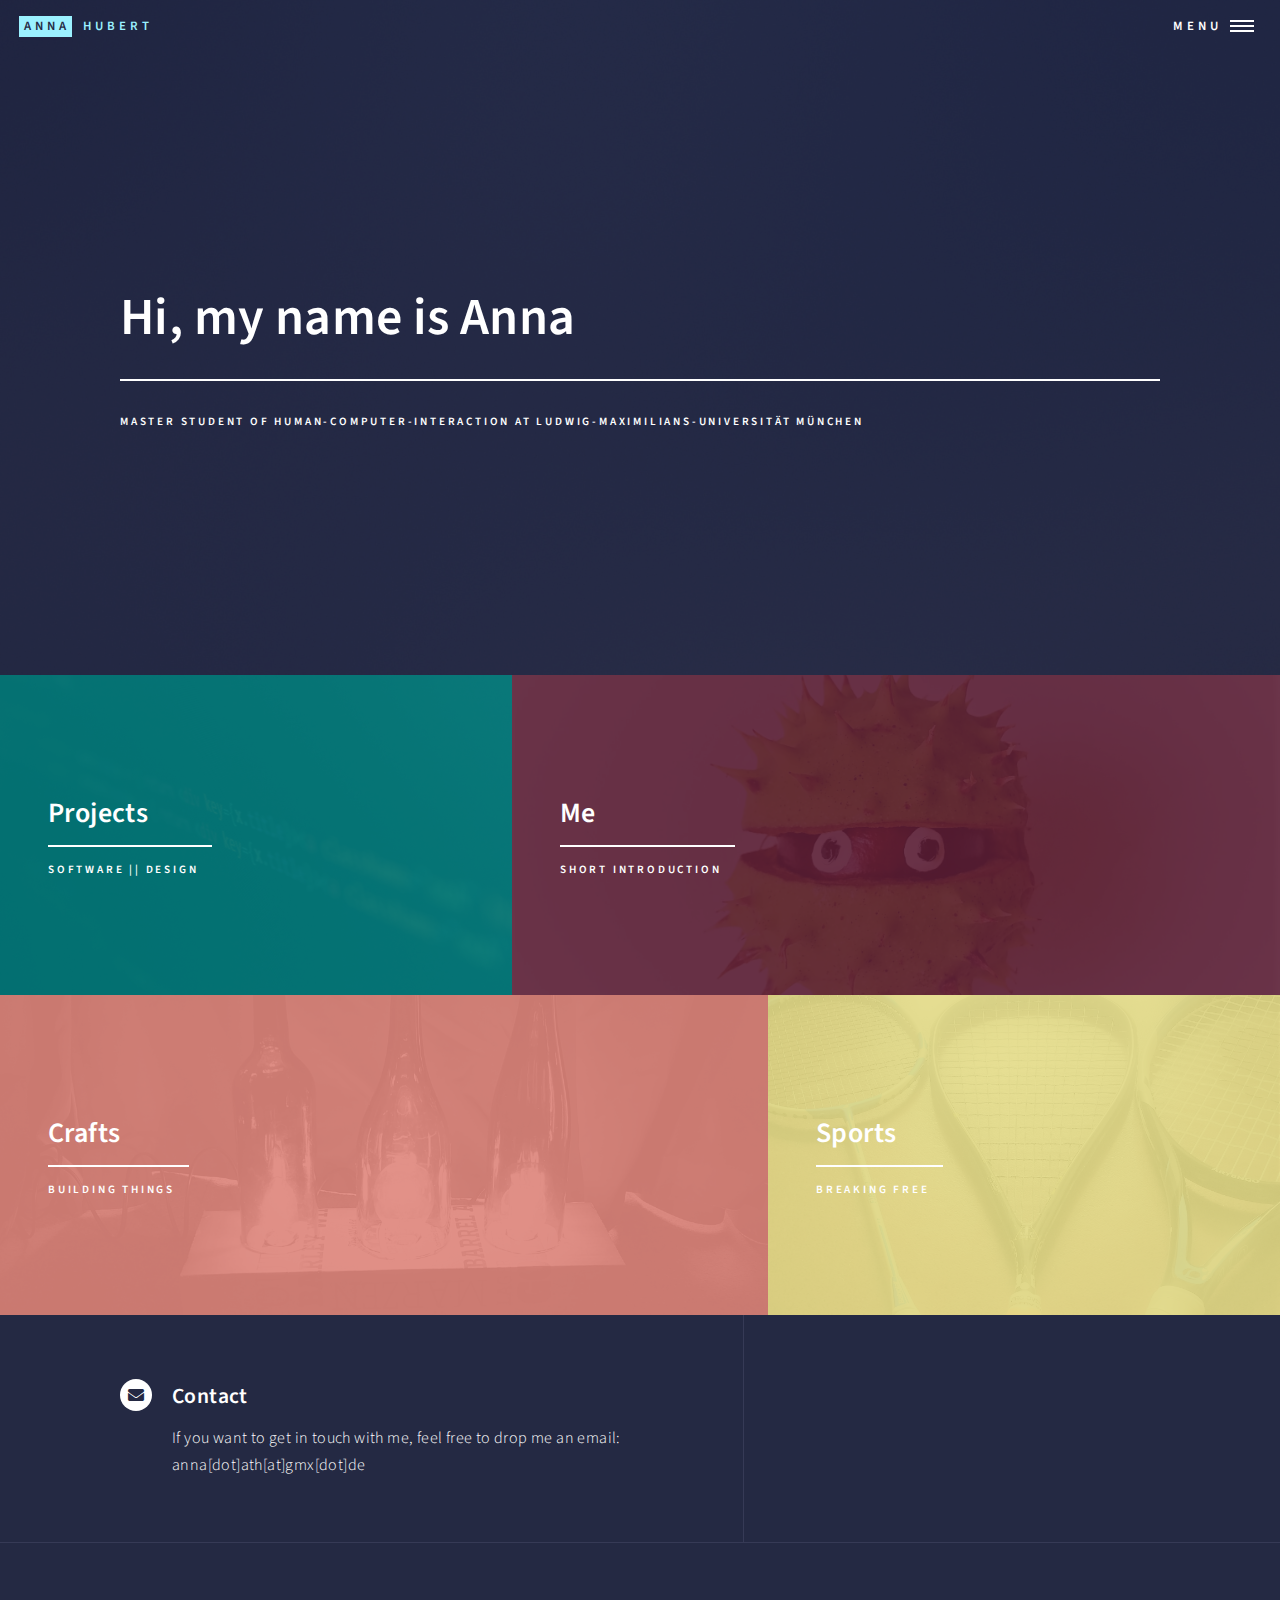
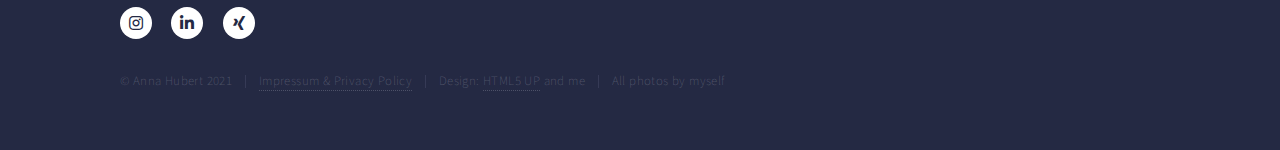
<file: index.html>
<!DOCTYPE HTML>
<!--
	Forty by HTML5 UP
	html5up.net | @ajlkn
	Free for personal and commercial use under the CCA 3.0 license (html5up.net/license)
-->
<html>
	<head>
		<title>Anna Hubert</title>
		<meta charset="utf-8" />
		<meta name="viewport" content="width=device-width, initial-scale=1, user-scalable=no" />
		<link rel="stylesheet" href="assets/css/main.css" />
		<noscript><link rel="stylesheet" href="assets/css/noscript.css" /></noscript>
	</head>
	<body class="is-preload">

		<!-- Wrapper -->
			<div id="wrapper">

				<!-- Header -->
					<header id="header" class="alt">
						<a href="index.html" class="logo"><strong>Anna</strong> <span>Hubert</span></a>
						<nav>
							<a href="#menu">Menu</a>
						</nav>
					</header>

				<!-- Menu -->
					<nav id="menu">
						<ul class="links">
							<li><a href="index.html">Home</a></li>
							<li><a href="projects.html">Projects</a></li>
							<li><a href="me.html">Me</a></li>
							<li><a href="crafts.html">Crafts</a></li>
							<li><a href="sports.html">Sports</a></li>
						</ul>
					</nav>

				<!-- Banner -->
					<section id="banner" class="major">
						<div class="inner">
							<header class="major">
								<h1>Hi, my name is Anna</h1>
							</header>
							<div class="content">
								<p>Master student of Human-Computer-Interaction at Ludwig-Maximilians-Universität München</p>
							</div>
						</div>
					</section>

				<!-- Main -->
					<div id="main">

						<!-- One -->
							<section id="one" class="tiles">
								<article>
									<span class="image">
										<img src="images/codepicture.jpg" alt="" />
									</span>
									<header class="major">
										<h3><a href="projects.html" class="link">Projects</a></h3>
										<p>Software || Design</p>
									</header>
								</article>
								<article>
									<span class="image">
										<img src="images/kastanie.jpg" alt="" />
									</span>
									<header class="major">
										<h3><a href="me.html" class="link">Me</a></h3>
										<p>short introduction</p>
									</header>
								</article>
								<article>
									<span class="image">
										<img src="images/bottles01.jpg" alt="" />
									</span>
									<header class="major">
										<h3><a href="crafts.html" class="link">Crafts</a></h3>
										<p>building things</p>
									</header>
								</article>
								<article>
									<span class="image">
										<img src="images/sportrackets.jpg" alt="" />
									</span>
									<header class="major">
										<h3><a href="sports.html" class="link">Sports</a></h3>
										<p>breaking free</p>
									</header>
								</article>
							</section>
					</div>

				<!-- Contact -->
					<section id="contact">
						<div class="inner">
							<!--<section>
								<form method="post" action="#">
									<div class="fields">
										<div class="field half">
											<label for="name">Name</label>
											<input type="text" name="name" id="name" />
										</div>
										<div class="field half">
											<label for="email">Contact</label>
											<input type="text" name="email" id="email" />
										</div>
										<div class="field">
											<label for="message">Message</label>
											<textarea name="message" id="message" rows="6"></textarea>
										</div>
									</div>
									<ul class="actions">
										<li><input type="submit" value="Send Message" class="primary" /></li>
										<li><input type="reset" value="Clear" /></li>
									</ul>
								</form>
							</section>-->
							<section>
								<section>
									<div class="contact-method">
										<span class="icon solid alt fa-envelope"></span>
										<h3>Contact</h3>
										<p>If you want to get in touch with me, feel free to drop me an email:<br>anna[dot]ath[at]gmx[dot]de</p>
									</div>
								</section>
							</section>
						</div>
					</section>

				<!-- Footer -->
					<footer id="footer">
						<div class="inner">
							<ul class="icons">
								<li><a href="https://instagram.com/crossanna.23?igshid=127avtlv487y0" class="icon brands alt fa-instagram" target="_blank"><span class="label">Instagram</span></a></li>
								<li><a href="http://www.linkedin.com/in/anna-hubert-munich-ux" class="icon brands alt fa-linkedin-in" target="_blank"><span class="label">LinkedIn</span></a></li>
								<li><a href="https://www.xing.com/profile/Anna_Hubert14" class="icon brands alt fa-xing" target="_blank"><span class="label">Xing</span></a></li>
							</ul>
							<ul class="copyright">
								<li>&copy; Anna Hubert 2021</li><li><a href="impressum.html">Impressum & Privacy Policy</a></li><li>Design: <a href="https://html5up.net" target="_blank">HTML5 UP</a> and me</li><li>All photos by myself</li>
							</ul>
						</div>
					</footer>

			</div>

		<!-- Scripts -->
			<script src="assets/js/jquery.min.js"></script>
			<script src="assets/js/jquery.scrolly.min.js"></script>
			<script src="assets/js/jquery.scrollex.min.js"></script>
			<script src="assets/js/browser.min.js"></script>
			<script src="assets/js/breakpoints.min.js"></script>
			<script src="assets/js/util.js"></script>
			<script src="assets/js/main.js"></script>

	</body>
</html>
</file>
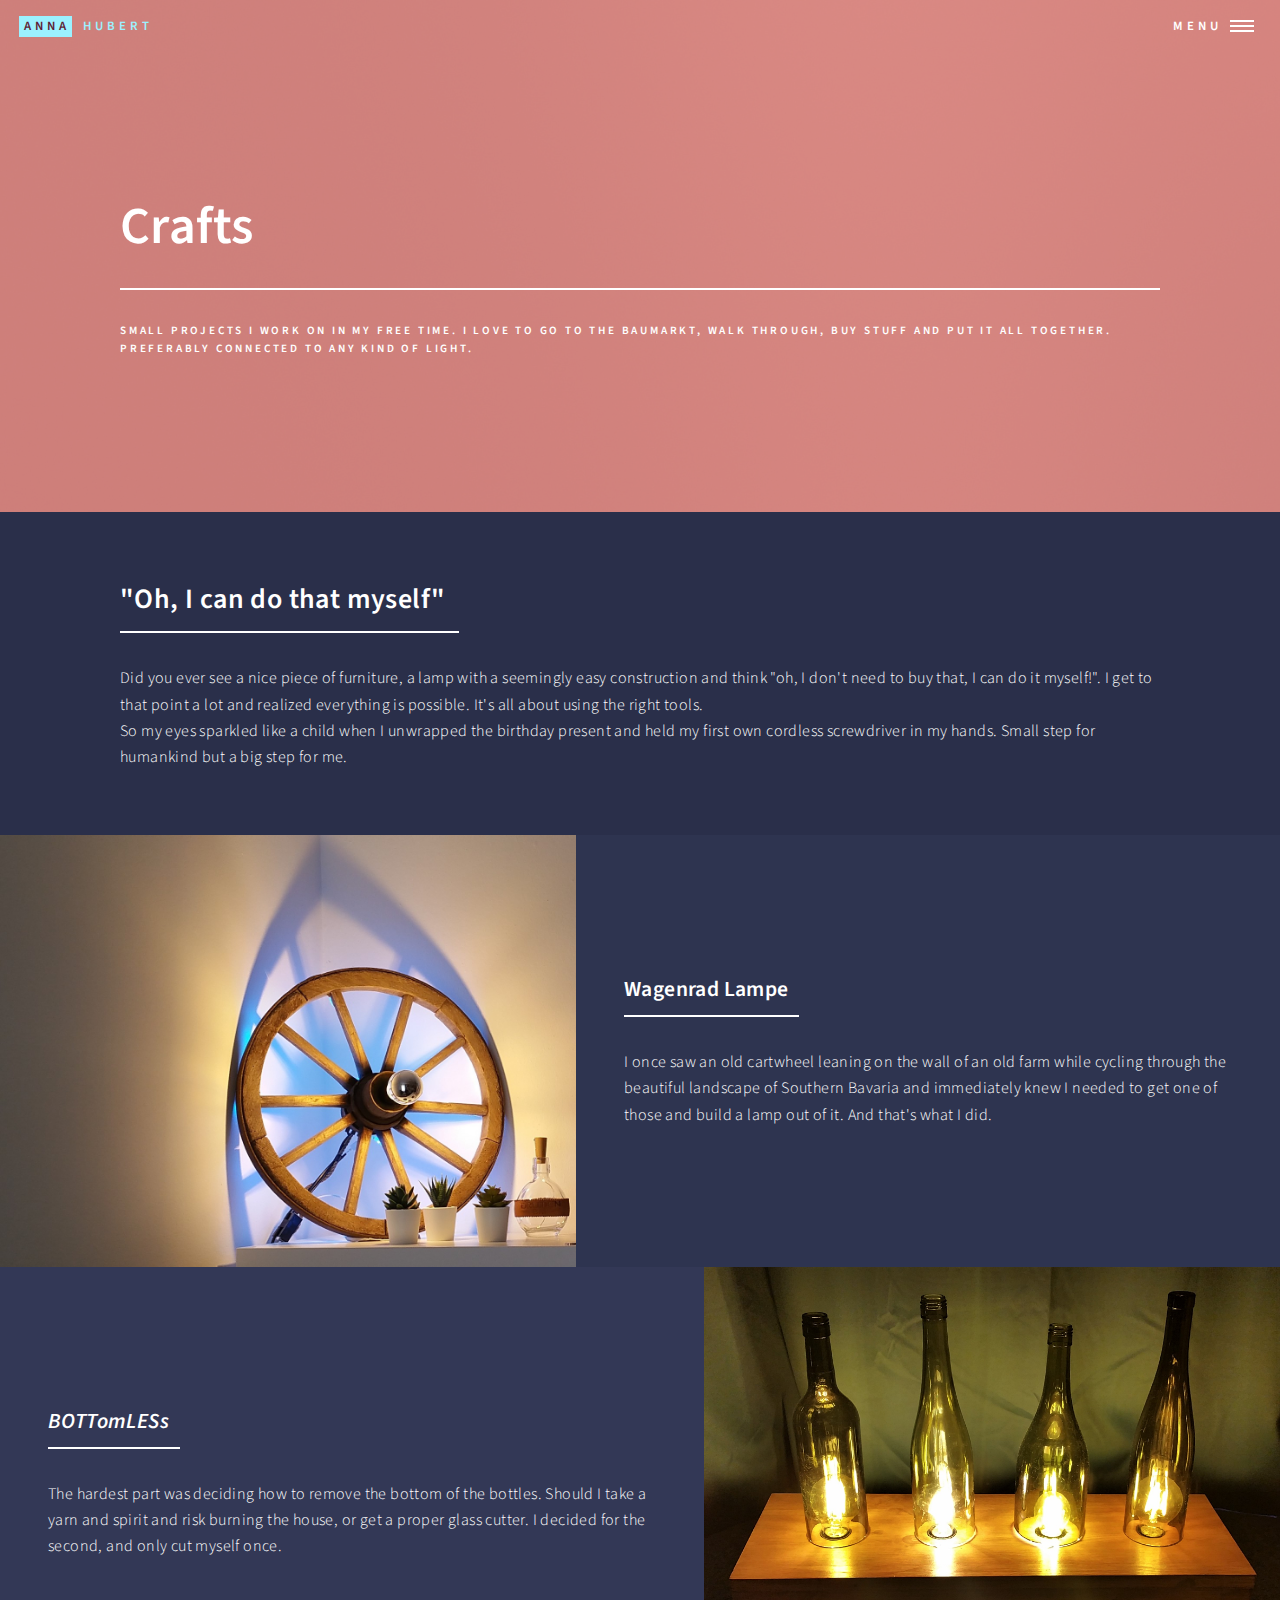
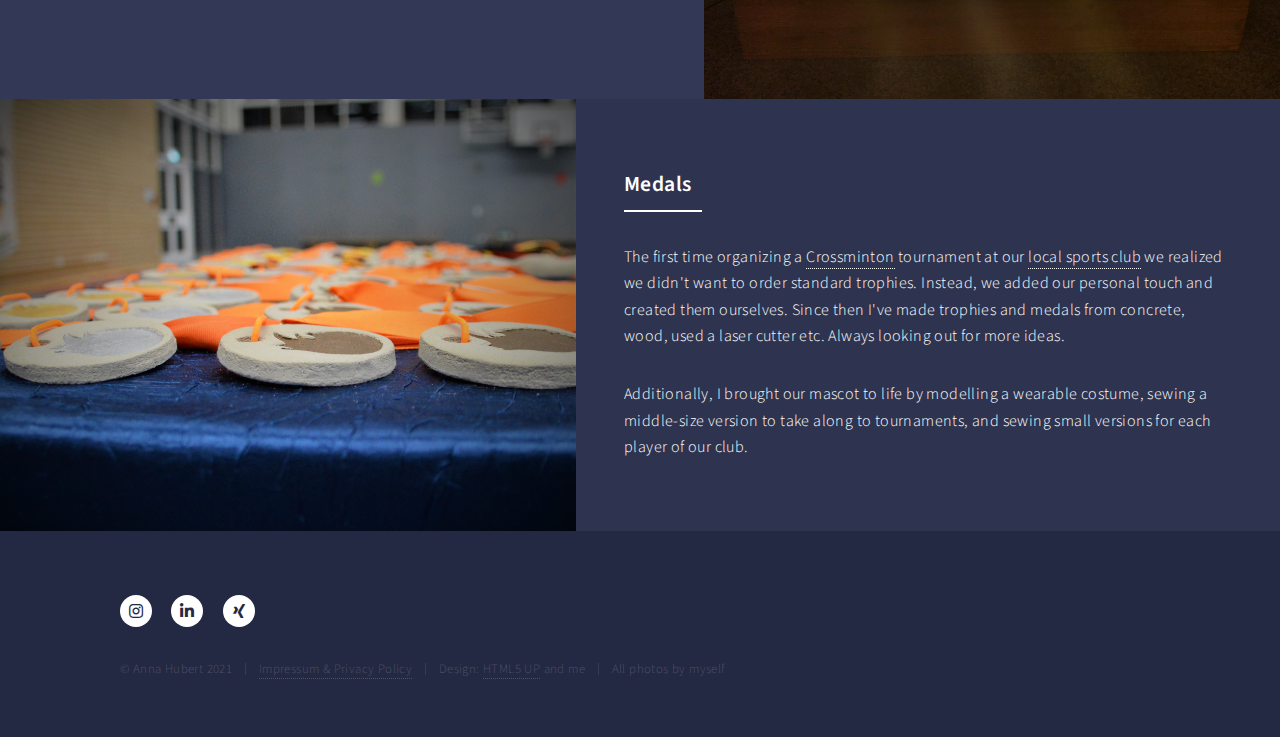
<file: crafts.html>
<!DOCTYPE HTML>
<!--
	Forty by HTML5 UP
	html5up.net | @ajlkn
	Free for personal and commercial use under the CCA 3.0 license (html5up.net/license)
-->
<html>
<head>
	<title>Anna Hubert</title>
	<meta charset="utf-8" />
	<meta name="viewport" content="width=device-width, initial-scale=1, user-scalable=no" />
	<link rel="stylesheet" href="assets/css/main.css" />
	<noscript><link rel="stylesheet" href="assets/css/noscript.css" /></noscript>
</head>
<body class="is-preload">

<!-- Wrapper -->
<div id="wrapper">

	<!-- Header -->
	<!-- Note: The "styleN" class below should match that of the banner element. -->
	<header id="header" class="alt style2">
		<a href="index.html" class="logo"><strong>Anna</strong> <span>Hubert</span></a>
		<nav>
			<a href="#menu">Menu</a>
		</nav>
	</header>

	<!-- Menu -->
	<nav id="menu">
		<ul class="links">
			<li><a href="index.html">Home</a></li>
			<li><a href="projects.html">Projects</a></li>
			<li><a href="me.html">Me</a></li>
			<li><a href="crafts.html">Crafts</a></li>
			<li><a href="sports.html">Sports</a></li>
		</ul>
	</nav>

	<!-- Banner -->
	<!-- Note: The "styleN" class below should match that of the header element. -->
	<section id="banner" class="style3">
		<div class="inner">
							<span class="image">
								<img src="images/pic07.jpg" alt="" />
							</span>
			<header class="major">
				<h1>Crafts</h1>
			</header>
			<div class="content">
				<p>Small projects I work on in my free time. I love to go to the Baumarkt, walk through, buy stuff and put it all together. Preferably connected to any kind of light.</p>
			</div>
		</div>
	</section>

	<!-- Main -->
	<div id="main">

		<!-- One -->
		<section id="one">
			<div class="inner">
				<header class="major">
					<h2>"Oh, I can do that myself"</h2>
				</header>
				<p>Did you ever see a nice piece of furniture, a lamp with a seemingly easy construction and think "oh, I don't need to buy that, I can do it myself!". I get to that point a lot and realized everything is possible. It's all about using the right tools. <br> So my eyes sparkled like a child when I unwrapped the birthday present and held my first own cordless screwdriver in my hands. Small step for humankind but a big step for me.</p>
			</div>
		</section>

		<!-- Two -->
		<section id="two" class="spotlights">
			<section>
				<a class="image">
					<img src="images/wagenrad01.jpg" alt="" data-position="center center" />
				</a>
				<div class="content">
					<div class="inner">
						<header class="major">
							<h3>Wagenrad Lampe</h3>
						</header>
						<p>I once saw an old cartwheel leaning on the wall of an old farm while cycling through the beautiful landscape of Southern Bavaria and immediately knew I needed to get one of those and build a lamp out of it. And that's what I did.</p>
					</div>
				</div>
			</section>

			<!-- Three -->
			<section>
				<a class="image">
					<img src="images/bottles.jpg" alt="" data-position="top center" />
				</a>
				<div class="content">
					<div class="inner">
						<header class="major">
							<h3><i>BOTTomLESs</i></h3>
						</header>
						<p>The hardest part was deciding how to remove the bottom of the bottles. Should I take a yarn and spirit and risk burning the house, or get a proper glass cutter. I decided for the second, and only cut myself once. </p>
					</div>
				</div>
			</section>


			<section>
				<a class="image">
					<img src="images/trophies.jpg" alt="" data-position="25% 25%" />
				</a>
				<div class="content">
					<div class="inner">
						<header class="major">
							<h3>Medals</h3>
						</header>
						<p>The first time organizing a <a href="https://www.crossminton.de/" class="link" target="_blank">Crossminton</a> tournament at our <a href="https://www.tsv-poing.eu/sportangebote/crossminton/" class="link" target="_blank">local sports club</a> we realized we didn't want to order standard trophies. Instead, we added our personal touch and created them ourselves. Since then I've made trophies and medals from concrete, wood, used a laser cutter etc. Always looking out for more ideas.</p>
						<p>Additionally, I brought our mascot to life by modelling a wearable costume, sewing a middle-size version to take along to tournaments, and sewing small versions for each player of our club.</p>
					</div>
				</div>
			</section>
		</section>

	</div>

	<!-- Footer -->
	<footer id="footer">
		<div class="inner">
			<ul class="icons">
				<li><a href="https://instagram.com/crossanna.23?igshid=127avtlv487y0" class="icon brands alt fa-instagram" target="_blank"><span class="label">Instagram</span></a></li>
				<li><a href="http://www.linkedin.com/in/anna-hubert-munich-ux" class="icon brands alt fa-linkedin-in" target="_blank"><span class="label">LinkedIn</span></a></li>
                <li><a href="https://www.xing.com/profile/Anna_Hubert14" class="icon brands alt fa-xing" target="_blank"><span class="label">Xing</span></a></li>
            </ul>
			<ul class="copyright">
				<li>&copy; Anna Hubert 2021</li><li><a href="impressum.html">Impressum & Privacy Policy</a></li><li>Design: <a href="https://html5up.net" target="_blank">HTML5 UP</a> and me</li><li>All photos by myself</li>
			</ul>
		</div>
	</footer>

</div>

<!-- Scripts -->
<script src="assets/js/jquery.min.js"></script>
<script src="assets/js/jquery.scrolly.min.js"></script>
<script src="assets/js/jquery.scrollex.min.js"></script>
<script src="assets/js/browser.min.js"></script>
<script src="assets/js/breakpoints.min.js"></script>
<script src="assets/js/util.js"></script>
<script src="assets/js/main.js"></script>

</body>
</html>
</file>
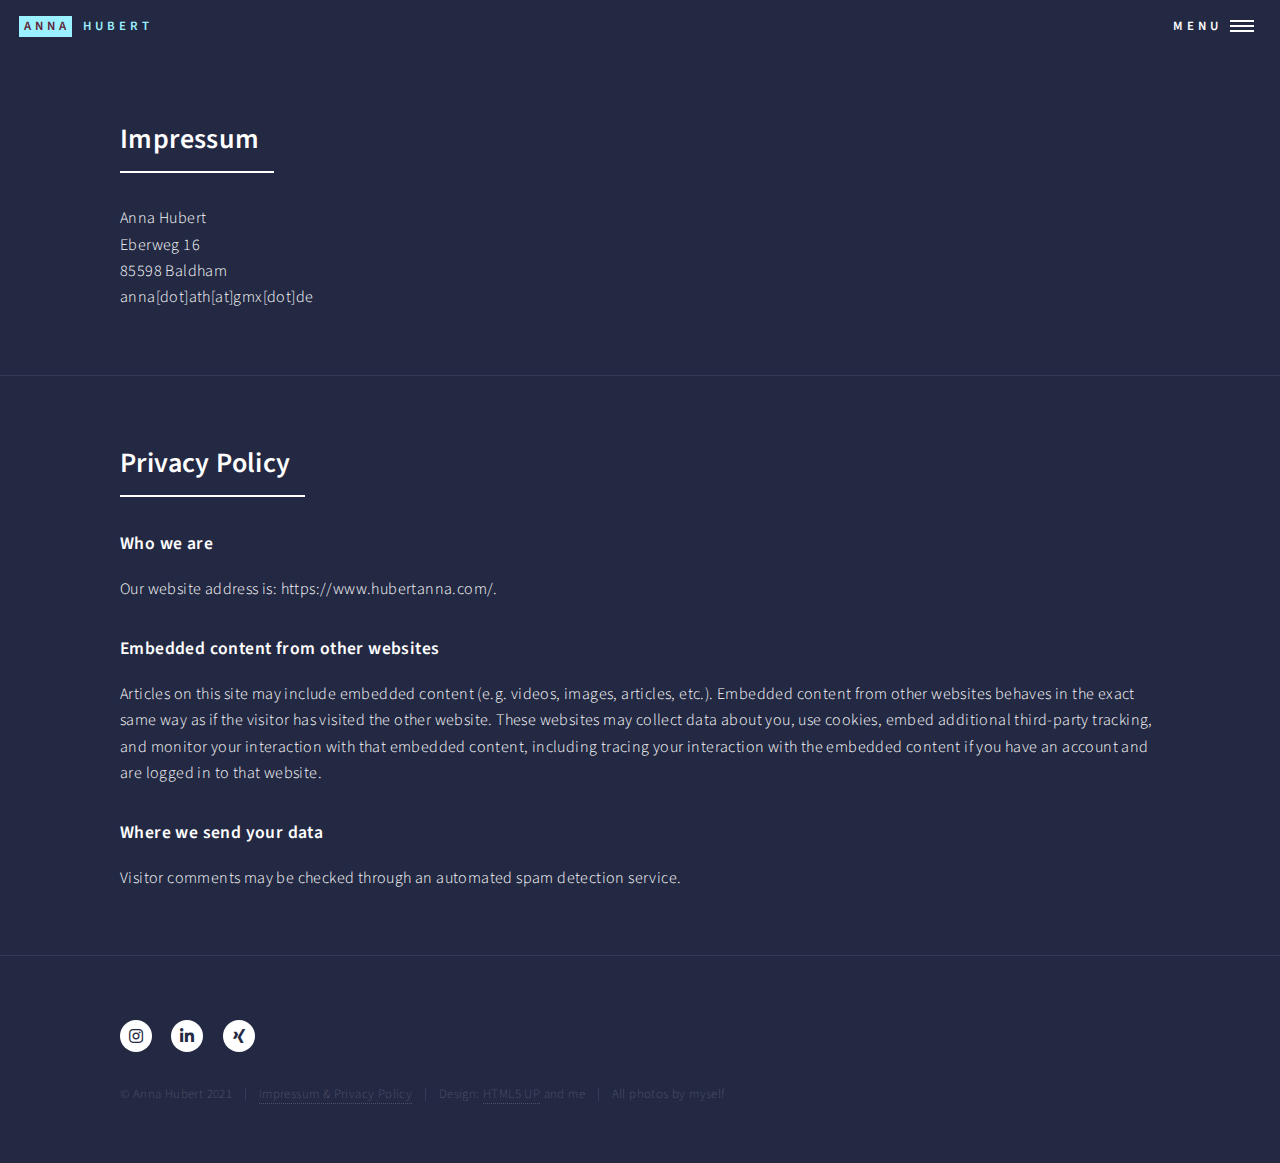
<file: impressum.html>
<!DOCTYPE HTML>
<!--
	Forty by HTML5 UP
	html5up.net | @ajlkn
	Free for personal and commercial use under the CCA 3.0 license (html5up.net/license)
-->
<html>
<head>
    <title>Anna Hubert</title>
    <meta charset="utf-8" />
    <meta name="viewport" content="width=device-width, initial-scale=1, user-scalable=no" />
    <link rel="stylesheet" href="assets/css/main.css" />
    <noscript><link rel="stylesheet" href="assets/css/noscript.css" /></noscript>
</head>
<body class="is-preload">

<!-- Wrapper -->
<div id="wrapper">

    <!-- Header -->
    <!-- Note: The "styleN" class below should match that of the banner element. -->
    <header id="header" class="alt style2">
        <a href="index.html" class="logo"><strong>Anna</strong> <span>Hubert</span></a>
        <nav>
            <a href="#menu">Menu</a>
        </nav>
    </header>

    <!-- Menu -->
    <nav id="menu">
        <ul class="links">
            <li><a href="index.html">Home</a></li>
            <li><a href="projects.html">Projects</a></li>
            <li><a href="me.html">Me</a></li>
            <li><a href="crafts.html">Crafts</a></li>
            <li><a href="sports.html">Sports</a></li>
        </ul>
    </nav>

    <!-- Main -->
    <div id="main" class="alt">

        <!-- One -->
        <section id="one">
            <div class="inner">
                <header class="major">
                    <h2>Impressum</h2>
                </header>
                <p>Anna Hubert <br>Eberweg 16<br>85598 Baldham<br>anna[dot]ath[at]gmx[dot]de</p>
            </div>
        </section>

        <section id="oneone">
            <div class="inner">
                <header class="major">
                    <h2>Privacy Policy</h2>
                </header>
                <h4>Who we are</h4>
                <p>Our website address is: https://www.hubertanna.com/.</p>
                <h4>Embedded content from other websites</h4>
                <p>Articles on this site may include embedded content (e.g. videos, images, articles, etc.). Embedded content from other websites behaves in the exact same way as if the visitor has visited the other website.

                    These websites may collect data about you, use cookies, embed additional third-party tracking, and monitor your interaction with that embedded content, including tracing your interaction with the embedded content if you have an account and are logged in to that website.</p>
                <h4>Where we send your data</h4>

                <p>Visitor comments may be checked through an automated spam detection service.</p>

            </div>
        </section>

    </div>

    <!-- Footer -->
    <footer id="footer">
        <div class="inner">
            <ul class="icons">
                <li><a href="https://instagram.com/crossanna.23?igshid=127avtlv487y0" class="icon brands alt fa-instagram" target="_blank"><span class="label">Instagram</span></a></li>
                <li><a href="http://www.linkedin.com/in/anna-hubert-munich-ux" class="icon brands alt fa-linkedin-in" target="_blank"><span class="label">LinkedIn</span></a></li>
                <li><a href="https://www.xing.com/profile/Anna_Hubert14" class="icon brands alt fa-xing" target="_blank"><span class="label">Xing</span></a></li>
            </ul>
            <ul class="copyright">
                <li>&copy; Anna Hubert 2021</li><li><a href="impressum.html">Impressum & Privacy Policy</a></li><li>Design: <a href="https://html5up.net" target="_blank">HTML5 UP</a> and me</li><li>All photos by myself</li>
            </ul>
        </div>
    </footer>

</div>

<!-- Scripts -->
<script src="assets/js/jquery.min.js"></script>
<script src="assets/js/jquery.scrolly.min.js"></script>
<script src="assets/js/jquery.scrollex.min.js"></script>
<script src="assets/js/browser.min.js"></script>
<script src="assets/js/breakpoints.min.js"></script>
<script src="assets/js/util.js"></script>
<script src="assets/js/main.js"></script>

</body>
</html>
</file>
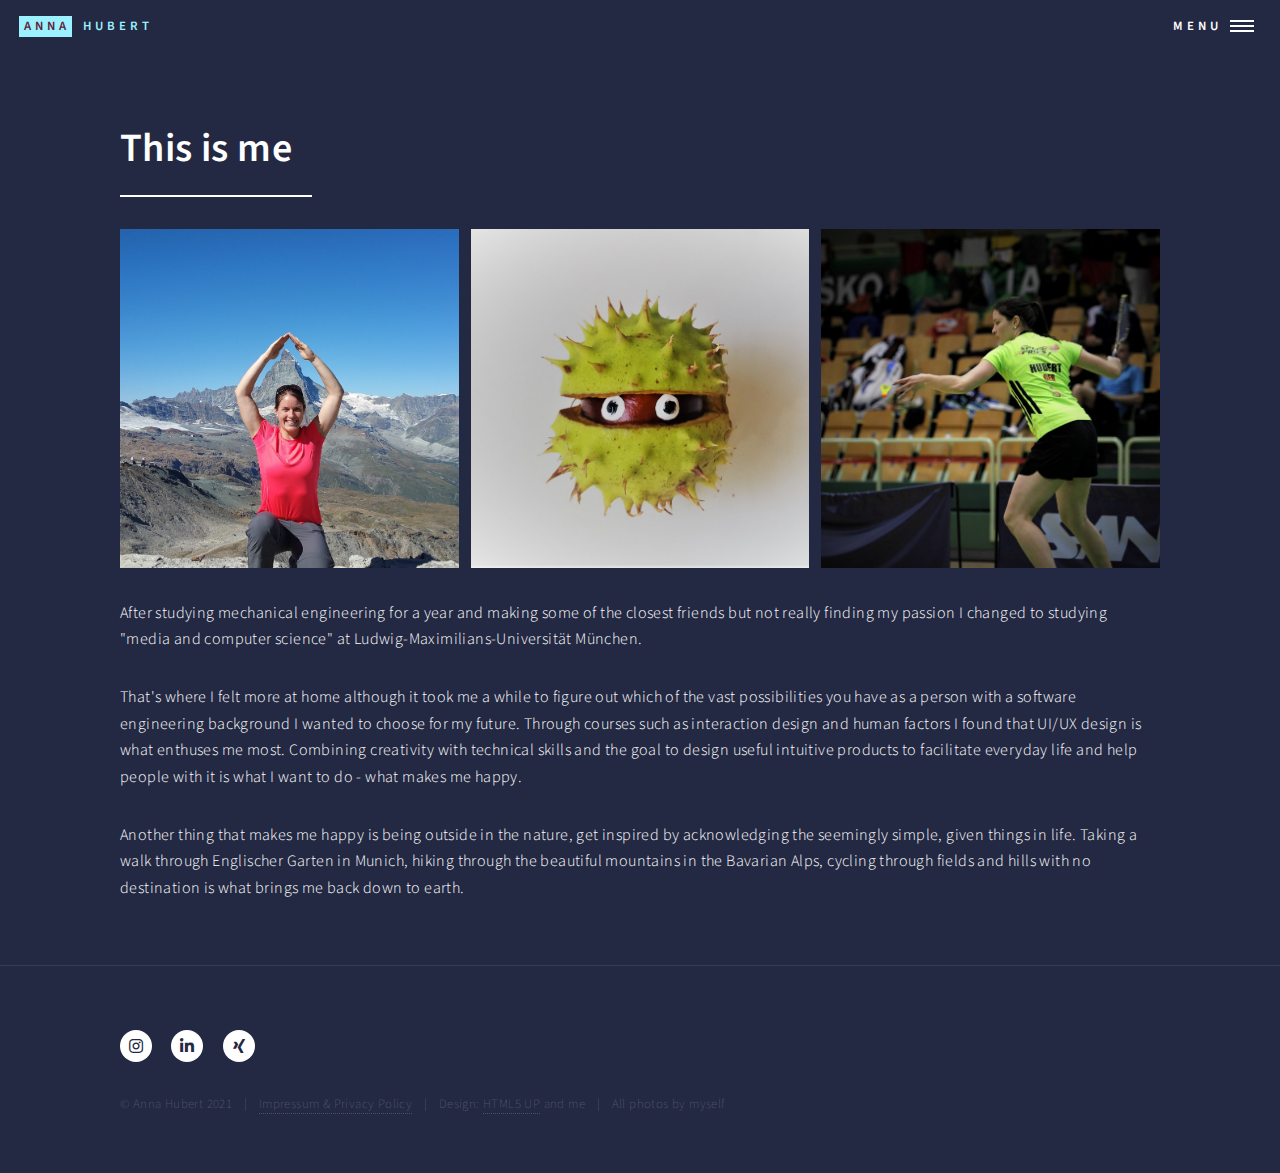
<file: me.html>
<!DOCTYPE HTML>
<!--
	Forty by HTML5 UP
	html5up.net | @ajlkn
	Free for personal and commercial use under the CCA 3.0 license (html5up.net/license)
-->
<html>
<head>
    <title>Anna Hubert</title>
    <meta charset="utf-8" />
    <meta name="viewport" content="width=device-width, initial-scale=1, user-scalable=no" />
    <link rel="stylesheet" href="assets/css/main.css" />
    <noscript><link rel="stylesheet" href="assets/css/noscript.css" /></noscript>
</head>
<body class="is-preload">

<!-- Wrapper -->
<div id="wrapper">

    <!-- Header -->
    <!-- Note: The "styleN" class below should match that of the banner element. -->
    <header id="header" class="alt style2">
        <a href="index.html" class="logo"><strong>Anna</strong> <span>Hubert</span></a>
        <nav>
            <a href="#menu">Menu</a>
        </nav>
    </header>

    <!-- Menu -->
    <nav id="menu">
        <ul class="links">
            <li><a href="index.html">Home</a></li>
            <li><a href="projects.html">Projects</a></li>
            <li><a href="me.html">Me</a></li>
            <li><a href="crafts.html">Crafts</a></li>
            <li><a href="sports.html">Sports</a></li>
        </ul>
    </nav>

    <!-- Main -->
    <div id="main" class="alt">

        <!-- One -->
        <section id="one">
            <div class="inner">
                <header class="major">
                    <h1>This is me</h1>
                </header>
                <div class="box alt">
                    <div class="row gtr-50 gtr-uniform">
                        <div class="col-4"><span class="image fit"><img src="images/zermatt.jpg" alt="" /></span></div>
                        <div class="col-4"><span class="image fit"><img src="images/kastanie_square.jpg" alt="" /></span></div>
                        <div class="col-4"><span class="image fit"><img src="images/play.jpg" alt="" /></span></div>
                    </div>
                </div>
                <p>After studying mechanical engineering for a year and making some of the closest friends but not really finding my passion I changed to studying "media and computer science" at Ludwig-Maximilians-Universität München. </p>
                <p>That's where I felt more at home although it took me a while to figure out which of the vast possibilities you have as a person with a software engineering background I wanted to choose for my future. Through courses such as
                interaction design and human factors I found that UI/UX design is what enthuses me most. Combining creativity with technical skills and the goal to design useful intuitive products to facilitate everyday life and help people with it is what I want to do - what makes me happy.</p>
                <p>Another thing that makes me happy is being outside in the nature, get inspired by acknowledging the seemingly simple, given things in life. Taking a walk through Englischer Garten in Munich, hiking through the beautiful mountains in the Bavarian Alps, cycling through fields and hills with no destination is what brings me back down to earth.</p>
            </div>
        </section>

    </div>


    <!-- Footer -->
    <footer id="footer">
        <div class="inner">
            <ul class="icons">
                <li><a href="https://instagram.com/crossanna.23?igshid=127avtlv487y0" class="icon brands alt fa-instagram" target="_blank"><span class="label">Instagram</span></a></li>
                <li><a href="http://www.linkedin.com/in/anna-hubert-munich-ux" class="icon brands alt fa-linkedin-in" target="_blank"><span class="label">LinkedIn</span></a></li>
                <li><a href="https://www.xing.com/profile/Anna_Hubert14" class="icon brands alt fa-xing" target="_blank"><span class="label">Xing</span></a></li>
            </ul>
            <ul class="copyright">
                <li>&copy; Anna Hubert 2021</li><li><a href="impressum.html">Impressum & Privacy Policy</a></li><li>Design: <a href="https://html5up.net" target="_blank">HTML5 UP</a> and me</li><li>All photos by myself</li>
            </ul>
        </div>
    </footer>

</div>

<!-- Scripts -->
<script src="assets/js/jquery.min.js"></script>
<script src="assets/js/jquery.scrolly.min.js"></script>
<script src="assets/js/jquery.scrollex.min.js"></script>
<script src="assets/js/browser.min.js"></script>
<script src="assets/js/breakpoints.min.js"></script>
<script src="assets/js/util.js"></script>
<script src="assets/js/main.js"></script>

</body>
</html>
</file>
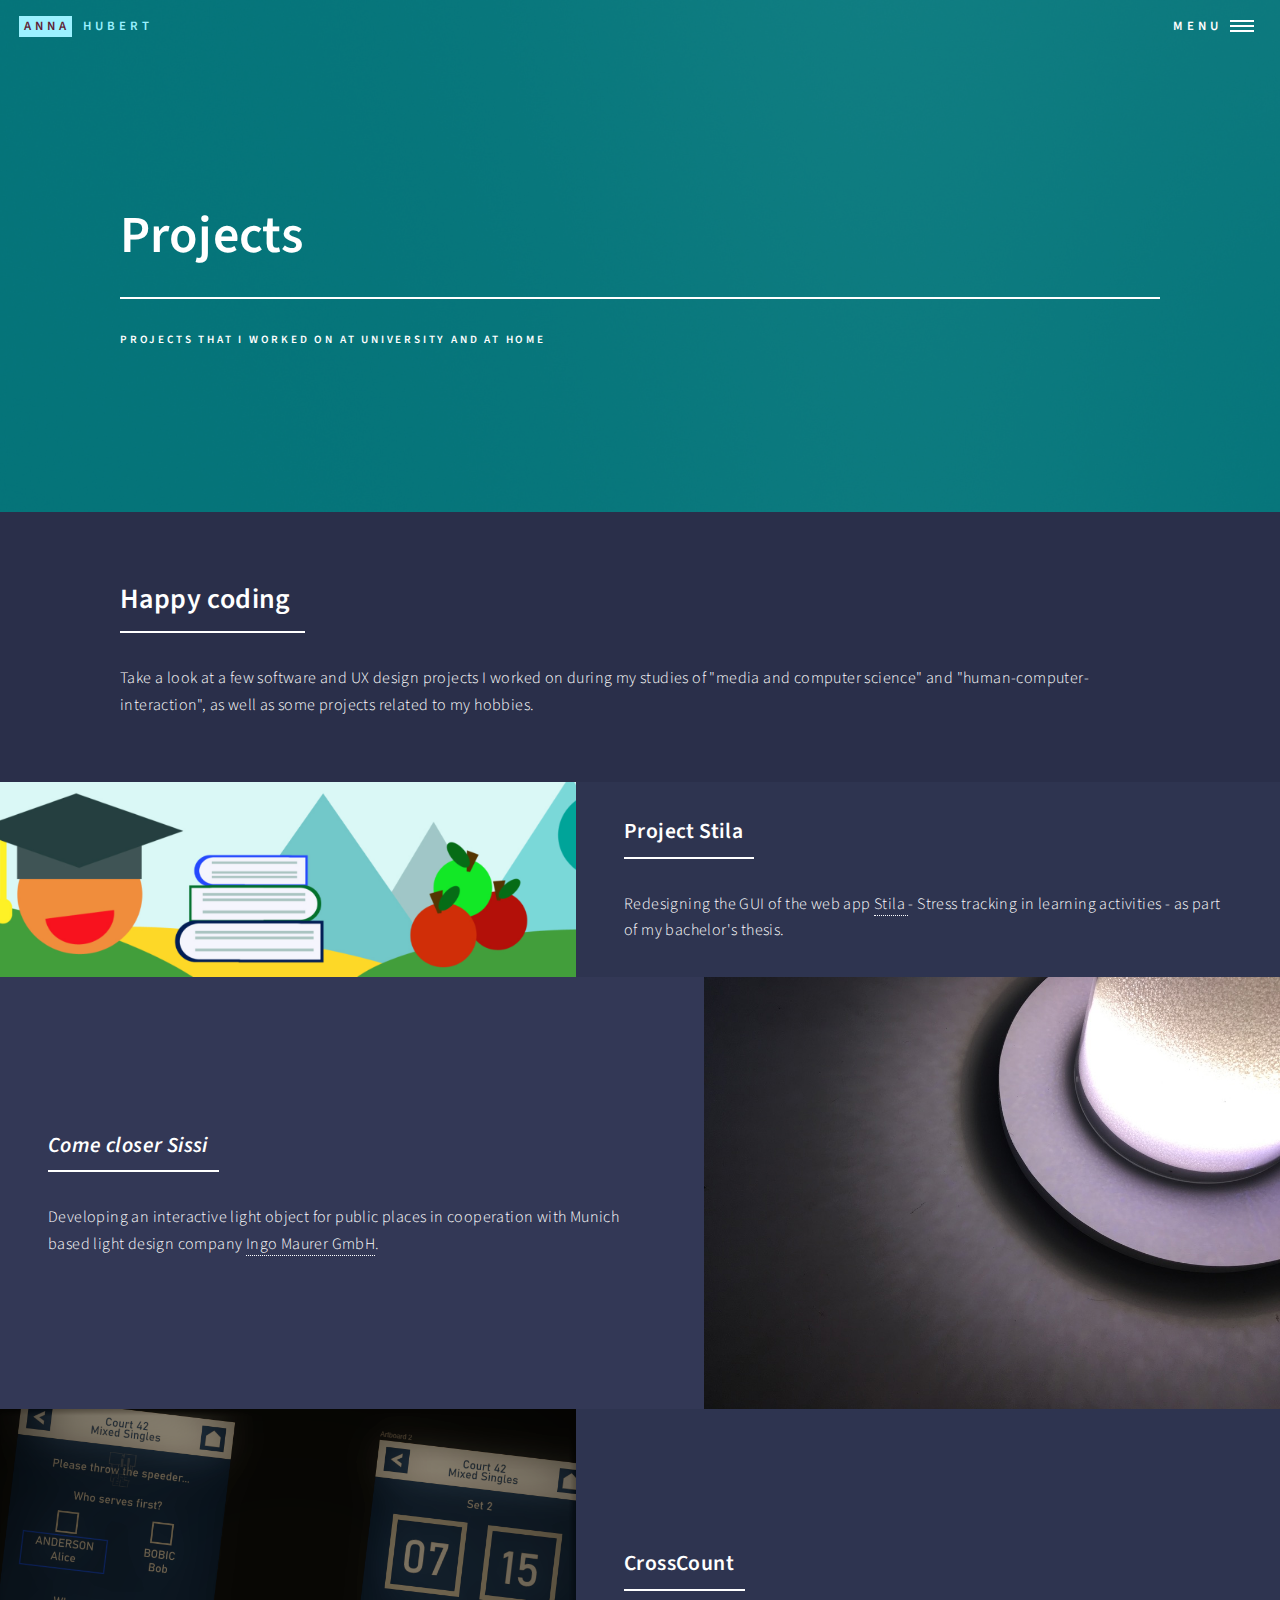
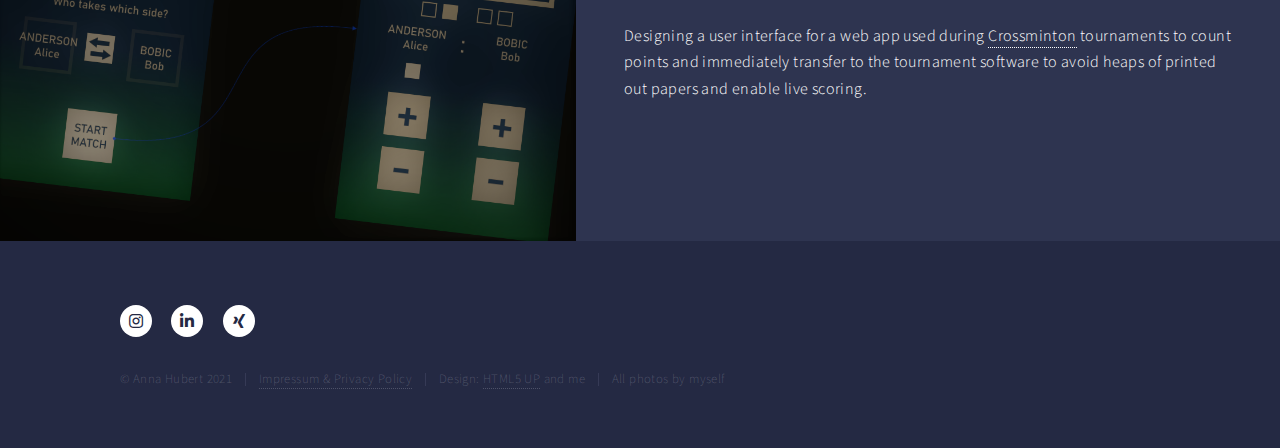
<file: projects.html>
<!DOCTYPE HTML>
<!--
	Forty by HTML5 UP
	html5up.net | @ajlkn
	Free for personal and commercial use under the CCA 3.0 license (html5up.net/license)
-->
<html>
	<head>
		<title>Anna Hubert</title>
		<meta charset="utf-8" />
		<meta name="viewport" content="width=device-width, initial-scale=1, user-scalable=no" />
		<link rel="stylesheet" href="assets/css/main.css" />
		<noscript><link rel="stylesheet" href="assets/css/noscript.css" /></noscript>
	</head>
	<body class="is-preload">

		<!-- Wrapper -->
			<div id="wrapper">

				<!-- Header -->
				<!-- Note: The "styleN" class below should match that of the banner element. -->
					<header id="header" class="alt style2">
						<a href="index.html" class="logo"><strong>Anna</strong> <span>Hubert</span></a>
						<nav>
							<a href="#menu">Menu</a>
						</nav>
					</header>

				<!-- Menu -->
					<nav id="menu">
						<ul class="links">
							<li><a href="index.html">Home</a></li>
							<li><a href="projects.html">Projects</a></li>
							<li><a href="me.html">Me</a></li>
							<li><a href="crafts.html">Crafts</a></li>
							<li><a href="sports.html">Sports</a></li>
						</ul>
					</nav>

				<!-- Banner -->
				<!-- Note: The "styleN" class below should match that of the header element. -->
					<section id="banner" class="style1">
						<div class="inner">
							<span class="image">
								<img src="images/pic07.jpg" alt="" />
							</span>
							<header class="major">
								<h1>Projects</h1>
							</header>
							<div class="content">
								<p>projects that I worked on at university and at home</p>
							</div>
						</div>
					</section>

				<!-- Main -->
					<div id="main">

						<!-- One -->
							<section id="one">
								<div class="inner">
									<header class="major">
										<h2>Happy coding</h2>
									</header>
									<p>Take a look at a few software and UX design projects I worked on during my studies of "media and computer science" and "human-computer-interaction", as well as some projects related to my hobbies.</p>
								</div>
							</section>

						<!-- Two -->
							<section id="two" class="spotlights">
								<section>
                                    <a class="image">
									    <img src="images/stilabanner.png" alt="" data-position="top center" />
                                    </a>
                                        <div class="content">
										<div class="inner">
											<header class="major">
												<h3>Project Stila</h3>
											</header>
											<p>Redesigning the GUI of the web app <a href="http://stila.pms.ifi.lmu.de/" class="link" target="_blank">Stila </a> - Stress tracking in learning activities - as part of my bachelor's thesis.</p>
										</div>
									</div>
								</section>

						<!-- Three -->
								<section>
                                    <a class="image">
									    <img src="images/sissi.jpg" alt="" data-position="top right" />
                                    </a>
                                        <div class="content">
										<div class="inner">
											<header class="major">
												<h3><i>Come closer Sissi</i></h3>
											</header>
											<p>Developing an interactive light object for public places in cooperation with Munich based light design company <a href="https://www.ingo-maurer.com/" class="link" target="_blank">Ingo Maurer GmbH</a>.</p>
										</div>
									</div>
								</section>


								<section>
                                    <a class="image">
									    <img src="images/guifilter.png" alt="" data-position="25% 25%" />
                                    </a>
                                        <div class="content">
										<div class="inner">
											<header class="major">
												<h3>CrossCount</h3>
											</header>
											<p>Designing a user interface for a web app used during <a href="https://www.crossminton.de/" class="link" target="_blank">Crossminton</a> tournaments to count points and immediately transfer to the tournament software to avoid heaps of printed out papers and enable live scoring.</p>
										</div>
									</div>
								</section>
							</section>

					</div>

				<!-- Footer -->
				<footer id="footer">
					<div class="inner">
						<ul class="icons">
							<li><a href="https://instagram.com/crossanna.23?igshid=127avtlv487y0" class="icon brands alt fa-instagram"><span class="label" target="_blank">Instagram</span></a></li>
							<li><a href="http://www.linkedin.com/in/anna-hubert-munich-ux" class="icon brands alt fa-linkedin-in"><span class="label" target="_blank">LinkedIn</span></a></li>
                            <li><a href="https://www.xing.com/profile/Anna_Hubert14" class="icon brands alt fa-xing"><span class="label" target="_blank">Xing</span></a></li>
                        </ul>
						<ul class="copyright">
							<li>&copy; Anna Hubert 2021</li><li><a href="impressum.html">Impressum & Privacy Policy</a></li><li>Design: <a href="https://html5up.net" target="_blank">HTML5 UP</a> and me</li><li>All photos by myself</li>
						</ul>
					</div>
				</footer>

			</div>

		<!-- Scripts -->
			<script src="assets/js/jquery.min.js"></script>
			<script src="assets/js/jquery.scrolly.min.js"></script>
			<script src="assets/js/jquery.scrollex.min.js"></script>
			<script src="assets/js/browser.min.js"></script>
			<script src="assets/js/breakpoints.min.js"></script>
			<script src="assets/js/util.js"></script>
			<script src="assets/js/main.js"></script>

	</body>
</html>
</file>
<file: assets/css/noscript.css>
/*
	Forty by HTML5 UP
	html5up.net | @ajlkn
	Free for personal and commercial use under the CCA 3.0 license (html5up.net/license)
*/

/* Banner */

	body.is-preload #banner:after {
		opacity: 0.85;
	}

	body.is-preload #banner > .inner {
		-moz-filter: none;
		-webkit-filter: none;
		-ms-filter: none;
		filter: none;
		-moz-transform: none;
		-webkit-transform: none;
		-ms-transform: none;
		transform: none;
		opacity: 1;
	}
</file>
<file: assets/css/main.css>
@import url(fontawesome-all.min.css);
@import url("https://fonts.googleapis.com/css?family=Source+Sans+Pro:300,300italic,600,600italic");

/*
	Forty by HTML5 UP
	html5up.net | @ajlkn
	Free for personal and commercial use under the CCA 3.0 license (html5up.net/license)
*/

html, body, div, span, applet, object,
iframe, h1, h2, h3, h4, h5, h6, p, blockquote,
pre, a, abbr, acronym, address, big, cite,
code, del, dfn, em, img, ins, kbd, q, s, samp,
small, strike, strong, sub, sup, tt, var, b,
u, i, center, dl, dt, dd, ol, ul, li, fieldset,
form, label, legend, table, caption, tbody,
tfoot, thead, tr, th, td, article, aside,
canvas, details, embed, figure, figcaption,
footer, header, hgroup, menu, nav, output, ruby,
section, summary, time, mark, audio, video {
	margin: 0;
	padding: 0;
	border: 0;
	font-size: 100%;
	font: inherit;
	vertical-align: baseline;}

article, aside, details, figcaption, figure,
footer, header, hgroup, menu, nav, section {
	display: block;}

body {
	line-height: 1;
}

ol, ul {
	list-style: none;
}

blockquote, q {
	quotes: none;
}

	blockquote:before, blockquote:after, q:before, q:after {
		content: '';
		content: none;
	}

table {
	border-collapse: collapse;
	border-spacing: 0;
}

body {
	-webkit-text-size-adjust: none;
}

mark {
	background-color: transparent;
	color: inherit;
}

input::-moz-focus-inner {
	border: 0;
	padding: 0;
}

input, select, textarea {
	-moz-appearance: none;
	-webkit-appearance: none;
	-ms-appearance: none;
	appearance: none;
}

/* Basic */

	@-ms-viewport {
		width: device-width;
	}

	body {
		-ms-overflow-style: scrollbar;
	}

	@media screen and (max-width: 480px) {

		html, body {
			min-width: 320px;
		}

	}

	html {
		box-sizing: border-box;
	}

	*, *:before, *:after {
		box-sizing: inherit;
	}

	body {
		background: #242943;
	}

		body.is-preload *, body.is-preload *:before, body.is-preload *:after {
			-moz-animation: none !important;
			-webkit-animation: none !important;
			-ms-animation: none !important;
			animation: none !important;
			-moz-transition: none !important;
			-webkit-transition: none !important;
			-ms-transition: none !important;
			transition: none !important;
		}

/* Type */

	body, input, select, textarea {
		color: #ffffff;
		font-family: "Source Sans Pro", Helvetica, sans-serif;
		font-size: 17pt;
		font-weight: 300;
		letter-spacing: 0.025em;
		line-height: 1.65;
	}

		@media screen and (max-width: 1680px) {

			body, input, select, textarea {
				font-size: 14pt;
			}

		}

		@media screen and (max-width: 1280px) {

			body, input, select, textarea {
				font-size: 12pt;
			}

		}

		@media screen and (max-width: 360px) {

			body, input, select, textarea {
				font-size: 11pt;
			}

		}

	a {
		-moz-transition: color 0.2s ease-in-out, border-bottom-color 0.2s ease-in-out;
		-webkit-transition: color 0.2s ease-in-out, border-bottom-color 0.2s ease-in-out;
		-ms-transition: color 0.2s ease-in-out, border-bottom-color 0.2s ease-in-out;
		transition: color 0.2s ease-in-out, border-bottom-color 0.2s ease-in-out;
		border-bottom: dotted 1px;
		color: inherit;
		text-decoration: none;
	}

		a:hover {
			border-bottom-color: transparent;
			color: #9bf1ff !important;
		}

		a:active {
			color: #53e3fb !important;
		}

	strong, b {
		color: #ffffff;
		font-weight: 600;
	}

	em, i {
		font-style: italic;
	}

	p {
		margin: 0 0 2em 0;
	}

	h1, h2, h3, h4, h5, h6 {
		color: #ffffff;
		font-weight: 600;
		line-height: 1.65;
		margin: 0 0 1em 0;
	}

		h1 a, h2 a, h3 a, h4 a, h5 a, h6 a {
			color: inherit;
			border-bottom: 0;
		}

	h1 {
		font-size: 2.5em;
	}

	h2 {
		font-size: 1.75em;
	}

	h3 {
		font-size: 1.35em;
	}

	h4 {
		font-size: 1.1em;
	}

	h5 {
		font-size: 0.9em;
	}

	h6 {
		font-size: 0.7em;
	}

	@media screen and (max-width: 736px) {

		h1 {
			font-size: 2em;
		}

		h2 {
			font-size: 1.5em;
		}

		h3 {
			font-size: 1.25em;
		}

	}

	sub {
		font-size: 0.8em;
		position: relative;
		top: 0.5em;
	}

	sup {
		font-size: 0.8em;
		position: relative;
		top: -0.5em;
	}

	blockquote {
		border-left: solid 4px rgba(212, 212, 255, 0.1);
		font-style: italic;
		margin: 0 0 2em 0;
		padding: 0.5em 0 0.5em 2em;
	}

	code {
		background: rgba(212, 212, 255, 0.035);
		font-family: "Courier New", monospace;
		font-size: 0.9em;
		margin: 0 0.25em;
		padding: 0.25em 0.65em;
	}

	pre {
		-webkit-overflow-scrolling: touch;
		font-family: "Courier New", monospace;
		font-size: 0.9em;
		margin: 0 0 2em 0;
	}

		pre code {
			display: block;
			line-height: 1.75;
			padding: 1em 1.5em;
			overflow-x: auto;
		}

	hr {
		border: 0;
		border-bottom: solid 1px rgba(212, 212, 255, 0.1);
		margin: 2em 0;
	}

		hr.major {
			margin: 3em 0;
		}

	.align-left {
		text-align: left;
	}

	.align-center {
		text-align: center;
	}

	.align-right {
		text-align: right;
	}

/* Row */

	.row {
		display: flex;
		flex-wrap: wrap;
		box-sizing: border-box;
		align-items: stretch;
	}

		.row > * {
			box-sizing: border-box;
		}

		.row.gtr-uniform > * > :last-child {
			margin-bottom: 0;
		}

		.row.aln-left {
			justify-content: flex-start;
		}

		.row.aln-center {
			justify-content: center;
		}

		.row.aln-right {
			justify-content: flex-end;
		}

		.row.aln-top {
			align-items: flex-start;
		}

		.row.aln-middle {
			align-items: center;
		}

		.row.aln-bottom {
			align-items: flex-end;
		}

		.row > .imp {
			order: -1;
		}

		.row > .col-1 {
			width: 8.33333%;
		}

		.row > .off-1 {
			margin-left: 8.33333%;
		}

		.row > .col-2 {
			width: 16.66667%;
		}

		.row > .off-2 {
			margin-left: 16.66667%;
		}

		.row > .col-3 {
			width: 25%;
		}

		.row > .off-3 {
			margin-left: 25%;
		}

		.row > .col-4 {
			width: 33.33333%;
		}

		.row > .off-4 {
			margin-left: 33.33333%;
		}

		.row > .col-5 {
			width: 41.66667%;
		}

		.row > .off-5 {
			margin-left: 41.66667%;
		}

		.row > .col-6 {
			width: 50%;
		}

		.row > .off-6 {
			margin-left: 50%;
		}

		.row > .col-7 {
			width: 58.33333%;
		}

		.row > .off-7 {
			margin-left: 58.33333%;
		}

		.row > .col-8 {
			width: 66.66667%;
		}

		.row > .off-8 {
			margin-left: 66.66667%;
		}

		.row > .col-9 {
			width: 75%;
		}

		.row > .off-9 {
			margin-left: 75%;
		}

		.row > .col-10 {
			width: 83.33333%;
		}

		.row > .off-10 {
			margin-left: 83.33333%;
		}

		.row > .col-11 {
			width: 91.66667%;
		}

		.row > .off-11 {
			margin-left: 91.66667%;
		}

		.row > .col-12 {
			width: 100%;
		}

		.row > .off-12 {
			margin-left: 100%;
		}

		.row.gtr-0 {
			margin-top: 0;
			margin-left: 0em;
		}

			.row.gtr-0 > * {
				padding: 0 0 0 0em;
			}

			.row.gtr-0.gtr-uniform {
				margin-top: 0em;
			}

				.row.gtr-0.gtr-uniform > * {
					padding-top: 0em;
				}

		.row.gtr-25 {
			margin-top: 0;
			margin-left: -0.5em;
		}

			.row.gtr-25 > * {
				padding: 0 0 0 0.5em;
			}

			.row.gtr-25.gtr-uniform {
				margin-top: -0.5em;
			}

				.row.gtr-25.gtr-uniform > * {
					padding-top: 0.5em;
				}

		.row.gtr-50 {
			margin-top: 0;
			margin-left: -1em;
		}

			.row.gtr-50 > * {
				padding: 0 0 0 1em;
			}

			.row.gtr-50.gtr-uniform {
				margin-top: -1em;
			}

				.row.gtr-50.gtr-uniform > * {
					padding-top: 1em;
				}

		.row {
			margin-top: 0;
			margin-left: -2em;
		}

			.row > * {
				padding: 0 0 0 2em;
			}

			.row.gtr-uniform {
				margin-top: -2em;
			}

				.row.gtr-uniform > * {
					padding-top: 2em;
				}

		.row.gtr-150 {
			margin-top: 0;
			margin-left: -3em;
		}

			.row.gtr-150 > * {
				padding: 0 0 0 3em;
			}

			.row.gtr-150.gtr-uniform {
				margin-top: -3em;
			}

				.row.gtr-150.gtr-uniform > * {
					padding-top: 3em;
				}

		.row.gtr-200 {
			margin-top: 0;
			margin-left: -4em;
		}

			.row.gtr-200 > * {
				padding: 0 0 0 4em;
			}

			.row.gtr-200.gtr-uniform {
				margin-top: -4em;
			}

				.row.gtr-200.gtr-uniform > * {
					padding-top: 4em;
				}

		@media screen and (max-width: 1680px) {

			.row {
				display: flex;
				flex-wrap: wrap;
				box-sizing: border-box;
				align-items: stretch;
			}

				.row > * {
					box-sizing: border-box;
				}

				.row.gtr-uniform > * > :last-child {
					margin-bottom: 0;
				}

				.row.aln-left {
					justify-content: flex-start;
				}

				.row.aln-center {
					justify-content: center;
				}

				.row.aln-right {
					justify-content: flex-end;
				}

				.row.aln-top {
					align-items: flex-start;
				}

				.row.aln-middle {
					align-items: center;
				}

				.row.aln-bottom {
					align-items: flex-end;
				}

				.row > .imp-xlarge {
					order: -1;
				}

				.row > .col-1-xlarge {
					width: 8.33333%;
				}

				.row > .off-1-xlarge {
					margin-left: 8.33333%;
				}

				.row > .col-2-xlarge {
					width: 16.66667%;
				}

				.row > .off-2-xlarge {
					margin-left: 16.66667%;
				}

				.row > .col-3-xlarge {
					width: 25%;
				}

				.row > .off-3-xlarge {
					margin-left: 25%;
				}

				.row > .col-4-xlarge {
					width: 33.33333%;
				}

				.row > .off-4-xlarge {
					margin-left: 33.33333%;
				}

				.row > .col-5-xlarge {
					width: 41.66667%;
				}

				.row > .off-5-xlarge {
					margin-left: 41.66667%;
				}

				.row > .col-6-xlarge {
					width: 50%;
				}

				.row > .off-6-xlarge {
					margin-left: 50%;
				}

				.row > .col-7-xlarge {
					width: 58.33333%;
				}

				.row > .off-7-xlarge {
					margin-left: 58.33333%;
				}

				.row > .col-8-xlarge {
					width: 66.66667%;
				}

				.row > .off-8-xlarge {
					margin-left: 66.66667%;
				}

				.row > .col-9-xlarge {
					width: 75%;
				}

				.row > .off-9-xlarge {
					margin-left: 75%;
				}

				.row > .col-10-xlarge {
					width: 83.33333%;
				}

				.row > .off-10-xlarge {
					margin-left: 83.33333%;
				}

				.row > .col-11-xlarge {
					width: 91.66667%;
				}

				.row > .off-11-xlarge {
					margin-left: 91.66667%;
				}

				.row > .col-12-xlarge {
					width: 100%;
				}

				.row > .off-12-xlarge {
					margin-left: 100%;
				}

				.row.gtr-0 {
					margin-top: 0;
					margin-left: 0em;
				}

					.row.gtr-0 > * {
						padding: 0 0 0 0em;
					}

					.row.gtr-0.gtr-uniform {
						margin-top: 0em;
					}

						.row.gtr-0.gtr-uniform > * {
							padding-top: 0em;
						}

				.row.gtr-25 {
					margin-top: 0;
					margin-left: -0.5em;
				}

					.row.gtr-25 > * {
						padding: 0 0 0 0.5em;
					}

					.row.gtr-25.gtr-uniform {
						margin-top: -0.5em;
					}

						.row.gtr-25.gtr-uniform > * {
							padding-top: 0.5em;
						}

				.row.gtr-50 {
					margin-top: 0;
					margin-left: -1em;
				}

					.row.gtr-50 > * {
						padding: 0 0 0 1em;
					}

					.row.gtr-50.gtr-uniform {
						margin-top: -1em;
					}

						.row.gtr-50.gtr-uniform > * {
							padding-top: 1em;
						}

				.row {
					margin-top: 0;
					margin-left: -2em;
				}

					.row > * {
						padding: 0 0 0 2em;
					}

					.row.gtr-uniform {
						margin-top: -2em;
					}

						.row.gtr-uniform > * {
							padding-top: 2em;
						}

				.row.gtr-150 {
					margin-top: 0;
					margin-left: -3em;
				}

					.row.gtr-150 > * {
						padding: 0 0 0 3em;
					}

					.row.gtr-150.gtr-uniform {
						margin-top: -3em;
					}

						.row.gtr-150.gtr-uniform > * {
							padding-top: 3em;
						}

				.row.gtr-200 {
					margin-top: 0;
					margin-left: -4em;
				}

					.row.gtr-200 > * {
						padding: 0 0 0 4em;
					}

					.row.gtr-200.gtr-uniform {
						margin-top: -4em;
					}

						.row.gtr-200.gtr-uniform > * {
							padding-top: 4em;
						}

		}

		@media screen and (max-width: 1280px) {

			.row {
				display: flex;
				flex-wrap: wrap;
				box-sizing: border-box;
				align-items: stretch;
			}

				.row > * {
					box-sizing: border-box;
				}

				.row.gtr-uniform > * > :last-child {
					margin-bottom: 0;
				}

				.row.aln-left {
					justify-content: flex-start;
				}

				.row.aln-center {
					justify-content: center;
				}

				.row.aln-right {
					justify-content: flex-end;
				}

				.row.aln-top {
					align-items: flex-start;
				}

				.row.aln-middle {
					align-items: center;
				}

				.row.aln-bottom {
					align-items: flex-end;
				}

				.row > .imp-large {
					order: -1;
				}

				.row > .col-1-large {
					width: 8.33333%;
				}

				.row > .off-1-large {
					margin-left: 8.33333%;
				}

				.row > .col-2-large {
					width: 16.66667%;
				}

				.row > .off-2-large {
					margin-left: 16.66667%;
				}

				.row > .col-3-large {
					width: 25%;
				}

				.row > .off-3-large {
					margin-left: 25%;
				}

				.row > .col-4-large {
					width: 33.33333%;
				}

				.row > .off-4-large {
					margin-left: 33.33333%;
				}

				.row > .col-5-large {
					width: 41.66667%;
				}

				.row > .off-5-large {
					margin-left: 41.66667%;
				}

				.row > .col-6-large {
					width: 50%;
				}

				.row > .off-6-large {
					margin-left: 50%;
				}

				.row > .col-7-large {
					width: 58.33333%;
				}

				.row > .off-7-large {
					margin-left: 58.33333%;
				}

				.row > .col-8-large {
					width: 66.66667%;
				}

				.row > .off-8-large {
					margin-left: 66.66667%;
				}

				.row > .col-9-large {
					width: 75%;
				}

				.row > .off-9-large {
					margin-left: 75%;
				}

				.row > .col-10-large {
					width: 83.33333%;
				}

				.row > .off-10-large {
					margin-left: 83.33333%;
				}

				.row > .col-11-large {
					width: 91.66667%;
				}

				.row > .off-11-large {
					margin-left: 91.66667%;
				}

				.row > .col-12-large {
					width: 100%;
				}

				.row > .off-12-large {
					margin-left: 100%;
				}

				.row.gtr-0 {
					margin-top: 0;
					margin-left: 0em;
				}

					.row.gtr-0 > * {
						padding: 0 0 0 0em;
					}

					.row.gtr-0.gtr-uniform {
						margin-top: 0em;
					}

						.row.gtr-0.gtr-uniform > * {
							padding-top: 0em;
						}

				.row.gtr-25 {
					margin-top: 0;
					margin-left: -0.375em;
				}

					.row.gtr-25 > * {
						padding: 0 0 0 0.375em;
					}

					.row.gtr-25.gtr-uniform {
						margin-top: -0.375em;
					}

						.row.gtr-25.gtr-uniform > * {
							padding-top: 0.375em;
						}

				.row.gtr-50 {
					margin-top: 0;
					margin-left: -0.75em;
				}

					.row.gtr-50 > * {
						padding: 0 0 0 0.75em;
					}

					.row.gtr-50.gtr-uniform {
						margin-top: -0.75em;
					}

						.row.gtr-50.gtr-uniform > * {
							padding-top: 0.75em;
						}

				.row {
					margin-top: 0;
					margin-left: -1.5em;
				}

					.row > * {
						padding: 0 0 0 1.5em;
					}

					.row.gtr-uniform {
						margin-top: -1.5em;
					}

						.row.gtr-uniform > * {
							padding-top: 1.5em;
						}

				.row.gtr-150 {
					margin-top: 0;
					margin-left: -2.25em;
				}

					.row.gtr-150 > * {
						padding: 0 0 0 2.25em;
					}

					.row.gtr-150.gtr-uniform {
						margin-top: -2.25em;
					}

						.row.gtr-150.gtr-uniform > * {
							padding-top: 2.25em;
						}

				.row.gtr-200 {
					margin-top: 0;
					margin-left: -3em;
				}

					.row.gtr-200 > * {
						padding: 0 0 0 3em;
					}

					.row.gtr-200.gtr-uniform {
						margin-top: -3em;
					}

						.row.gtr-200.gtr-uniform > * {
							padding-top: 3em;
						}

		}

		@media screen and (max-width: 980px) {

			.row {
				display: flex;
				flex-wrap: wrap;
				box-sizing: border-box;
				align-items: stretch;
			}

				.row > * {
					box-sizing: border-box;
				}

				.row.gtr-uniform > * > :last-child {
					margin-bottom: 0;
				}

				.row.aln-left {
					justify-content: flex-start;
				}

				.row.aln-center {
					justify-content: center;
				}

				.row.aln-right {
					justify-content: flex-end;
				}

				.row.aln-top {
					align-items: flex-start;
				}

				.row.aln-middle {
					align-items: center;
				}

				.row.aln-bottom {
					align-items: flex-end;
				}

				.row > .imp-medium {
					order: -1;
				}

				.row > .col-1-medium {
					width: 8.33333%;
				}

				.row > .off-1-medium {
					margin-left: 8.33333%;
				}

				.row > .col-2-medium {
					width: 16.66667%;
				}

				.row > .off-2-medium {
					margin-left: 16.66667%;
				}

				.row > .col-3-medium {
					width: 25%;
				}

				.row > .off-3-medium {
					margin-left: 25%;
				}

				.row > .col-4-medium {
					width: 33.33333%;
				}

				.row > .off-4-medium {
					margin-left: 33.33333%;
				}

				.row > .col-5-medium {
					width: 41.66667%;
				}

				.row > .off-5-medium {
					margin-left: 41.66667%;
				}

				.row > .col-6-medium {
					width: 50%;
				}

				.row > .off-6-medium {
					margin-left: 50%;
				}

				.row > .col-7-medium {
					width: 58.33333%;
				}

				.row > .off-7-medium {
					margin-left: 58.33333%;
				}

				.row > .col-8-medium {
					width: 66.66667%;
				}

				.row > .off-8-medium {
					margin-left: 66.66667%;
				}

				.row > .col-9-medium {
					width: 75%;
				}

				.row > .off-9-medium {
					margin-left: 75%;
				}

				.row > .col-10-medium {
					width: 83.33333%;
				}

				.row > .off-10-medium {
					margin-left: 83.33333%;
				}

				.row > .col-11-medium {
					width: 91.66667%;
				}

				.row > .off-11-medium {
					margin-left: 91.66667%;
				}

				.row > .col-12-medium {
					width: 100%;
				}

				.row > .off-12-medium {
					margin-left: 100%;
				}

				.row.gtr-0 {
					margin-top: 0;
					margin-left: 0em;
				}

					.row.gtr-0 > * {
						padding: 0 0 0 0em;
					}

					.row.gtr-0.gtr-uniform {
						margin-top: 0em;
					}

						.row.gtr-0.gtr-uniform > * {
							padding-top: 0em;
						}

				.row.gtr-25 {
					margin-top: 0;
					margin-left: -0.375em;
				}

					.row.gtr-25 > * {
						padding: 0 0 0 0.375em;
					}

					.row.gtr-25.gtr-uniform {
						margin-top: -0.375em;
					}

						.row.gtr-25.gtr-uniform > * {
							padding-top: 0.375em;
						}

				.row.gtr-50 {
					margin-top: 0;
					margin-left: -0.75em;
				}

					.row.gtr-50 > * {
						padding: 0 0 0 0.75em;
					}

					.row.gtr-50.gtr-uniform {
						margin-top: -0.75em;
					}

						.row.gtr-50.gtr-uniform > * {
							padding-top: 0.75em;
						}

				.row {
					margin-top: 0;
					margin-left: -1.5em;
				}

					.row > * {
						padding: 0 0 0 1.5em;
					}

					.row.gtr-uniform {
						margin-top: -1.5em;
					}

						.row.gtr-uniform > * {
							padding-top: 1.5em;
						}

				.row.gtr-150 {
					margin-top: 0;
					margin-left: -2.25em;
				}

					.row.gtr-150 > * {
						padding: 0 0 0 2.25em;
					}

					.row.gtr-150.gtr-uniform {
						margin-top: -2.25em;
					}

						.row.gtr-150.gtr-uniform > * {
							padding-top: 2.25em;
						}

				.row.gtr-200 {
					margin-top: 0;
					margin-left: -3em;
				}

					.row.gtr-200 > * {
						padding: 0 0 0 3em;
					}

					.row.gtr-200.gtr-uniform {
						margin-top: -3em;
					}

						.row.gtr-200.gtr-uniform > * {
							padding-top: 3em;
						}

		}

		@media screen and (max-width: 736px) {

			.row {
				display: flex;
				flex-wrap: wrap;
				box-sizing: border-box;
				align-items: stretch;
			}

				.row > * {
					box-sizing: border-box;
				}

				.row.gtr-uniform > * > :last-child {
					margin-bottom: 0;
				}

				.row.aln-left {
					justify-content: flex-start;
				}

				.row.aln-center {
					justify-content: center;
				}

				.row.aln-right {
					justify-content: flex-end;
				}

				.row.aln-top {
					align-items: flex-start;
				}

				.row.aln-middle {
					align-items: center;
				}

				.row.aln-bottom {
					align-items: flex-end;
				}

				.row > .imp-small {
					order: -1;
				}

				.row > .col-1-small {
					width: 8.33333%;
				}

				.row > .off-1-small {
					margin-left: 8.33333%;
				}

				.row > .col-2-small {
					width: 16.66667%;
				}

				.row > .off-2-small {
					margin-left: 16.66667%;
				}

				.row > .col-3-small {
					width: 25%;
				}

				.row > .off-3-small {
					margin-left: 25%;
				}

				.row > .col-4-small {
					width: 33.33333%;
				}

				.row > .off-4-small {
					margin-left: 33.33333%;
				}

				.row > .col-5-small {
					width: 41.66667%;
				}

				.row > .off-5-small {
					margin-left: 41.66667%;
				}

				.row > .col-6-small {
					width: 50%;
				}

				.row > .off-6-small {
					margin-left: 50%;
				}

				.row > .col-7-small {
					width: 58.33333%;
				}

				.row > .off-7-small {
					margin-left: 58.33333%;
				}

				.row > .col-8-small {
					width: 66.66667%;
				}

				.row > .off-8-small {
					margin-left: 66.66667%;
				}

				.row > .col-9-small {
					width: 75%;
				}

				.row > .off-9-small {
					margin-left: 75%;
				}

				.row > .col-10-small {
					width: 83.33333%;
				}

				.row > .off-10-small {
					margin-left: 83.33333%;
				}

				.row > .col-11-small {
					width: 91.66667%;
				}

				.row > .off-11-small {
					margin-left: 91.66667%;
				}

				.row > .col-12-small {
					width: 100%;
				}

				.row > .off-12-small {
					margin-left: 100%;
				}

				.row.gtr-0 {
					margin-top: 0;
					margin-left: 0em;
				}

					.row.gtr-0 > * {
						padding: 0 0 0 0em;
					}

					.row.gtr-0.gtr-uniform {
						margin-top: 0em;
					}

						.row.gtr-0.gtr-uniform > * {
							padding-top: 0em;
						}

				.row.gtr-25 {
					margin-top: 0;
					margin-left: -0.3125em;
				}

					.row.gtr-25 > * {
						padding: 0 0 0 0.3125em;
					}

					.row.gtr-25.gtr-uniform {
						margin-top: -0.3125em;
					}

						.row.gtr-25.gtr-uniform > * {
							padding-top: 0.3125em;
						}

				.row.gtr-50 {
					margin-top: 0;
					margin-left: -0.625em;
				}

					.row.gtr-50 > * {
						padding: 0 0 0 0.625em;
					}

					.row.gtr-50.gtr-uniform {
						margin-top: -0.625em;
					}

						.row.gtr-50.gtr-uniform > * {
							padding-top: 0.625em;
						}

				.row {
					margin-top: 0;
					margin-left: -1.25em;
				}

					.row > * {
						padding: 0 0 0 1.25em;
					}

					.row.gtr-uniform {
						margin-top: -1.25em;
					}

						.row.gtr-uniform > * {
							padding-top: 1.25em;
						}

				.row.gtr-150 {
					margin-top: 0;
					margin-left: -1.875em;
				}

					.row.gtr-150 > * {
						padding: 0 0 0 1.875em;
					}

					.row.gtr-150.gtr-uniform {
						margin-top: -1.875em;
					}

						.row.gtr-150.gtr-uniform > * {
							padding-top: 1.875em;
						}

				.row.gtr-200 {
					margin-top: 0;
					margin-left: -2.5em;
				}

					.row.gtr-200 > * {
						padding: 0 0 0 2.5em;
					}

					.row.gtr-200.gtr-uniform {
						margin-top: -2.5em;
					}

						.row.gtr-200.gtr-uniform > * {
							padding-top: 2.5em;
						}

		}

		@media screen and (max-width: 480px) {

			.row {
				display: flex;
				flex-wrap: wrap;
				box-sizing: border-box;
				align-items: stretch;
			}

				.row > * {
					box-sizing: border-box;
				}

				.row.gtr-uniform > * > :last-child {
					margin-bottom: 0;
				}

				.row.aln-left {
					justify-content: flex-start;
				}

				.row.aln-center {
					justify-content: center;
				}

				.row.aln-right {
					justify-content: flex-end;
				}

				.row.aln-top {
					align-items: flex-start;
				}

				.row.aln-middle {
					align-items: center;
				}

				.row.aln-bottom {
					align-items: flex-end;
				}

				.row > .imp-xsmall {
					order: -1;
				}

				.row > .col-1-xsmall {
					width: 8.33333%;
				}

				.row > .off-1-xsmall {
					margin-left: 8.33333%;
				}

				.row > .col-2-xsmall {
					width: 16.66667%;
				}

				.row > .off-2-xsmall {
					margin-left: 16.66667%;
				}

				.row > .col-3-xsmall {
					width: 25%;
				}

				.row > .off-3-xsmall {
					margin-left: 25%;
				}

				.row > .col-4-xsmall {
					width: 33.33333%;
				}

				.row > .off-4-xsmall {
					margin-left: 33.33333%;
				}

				.row > .col-5-xsmall {
					width: 41.66667%;
				}

				.row > .off-5-xsmall {
					margin-left: 41.66667%;
				}

				.row > .col-6-xsmall {
					width: 50%;
				}

				.row > .off-6-xsmall {
					margin-left: 50%;
				}

				.row > .col-7-xsmall {
					width: 58.33333%;
				}

				.row > .off-7-xsmall {
					margin-left: 58.33333%;
				}

				.row > .col-8-xsmall {
					width: 66.66667%;
				}

				.row > .off-8-xsmall {
					margin-left: 66.66667%;
				}

				.row > .col-9-xsmall {
					width: 75%;
				}

				.row > .off-9-xsmall {
					margin-left: 75%;
				}

				.row > .col-10-xsmall {
					width: 83.33333%;
				}

				.row > .off-10-xsmall {
					margin-left: 83.33333%;
				}

				.row > .col-11-xsmall {
					width: 91.66667%;
				}

				.row > .off-11-xsmall {
					margin-left: 91.66667%;
				}

				.row > .col-12-xsmall {
					width: 100%;
				}

				.row > .off-12-xsmall {
					margin-left: 100%;
				}

				.row.gtr-0 {
					margin-top: 0;
					margin-left: 0em;
				}

					.row.gtr-0 > * {
						padding: 0 0 0 0em;
					}

					.row.gtr-0.gtr-uniform {
						margin-top: 0em;
					}

						.row.gtr-0.gtr-uniform > * {
							padding-top: 0em;
						}

				.row.gtr-25 {
					margin-top: 0;
					margin-left: -0.3125em;
				}

					.row.gtr-25 > * {
						padding: 0 0 0 0.3125em;
					}

					.row.gtr-25.gtr-uniform {
						margin-top: -0.3125em;
					}

						.row.gtr-25.gtr-uniform > * {
							padding-top: 0.3125em;
						}

				.row.gtr-50 {
					margin-top: 0;
					margin-left: -0.625em;
				}

					.row.gtr-50 > * {
						padding: 0 0 0 0.625em;
					}

					.row.gtr-50.gtr-uniform {
						margin-top: -0.625em;
					}

						.row.gtr-50.gtr-uniform > * {
							padding-top: 0.625em;
						}

				.row {
					margin-top: 0;
					margin-left: -1.25em;
				}

					.row > * {
						padding: 0 0 0 1.25em;
					}

					.row.gtr-uniform {
						margin-top: -1.25em;
					}

						.row.gtr-uniform > * {
							padding-top: 1.25em;
						}

				.row.gtr-150 {
					margin-top: 0;
					margin-left: -1.875em;
				}

					.row.gtr-150 > * {
						padding: 0 0 0 1.875em;
					}

					.row.gtr-150.gtr-uniform {
						margin-top: -1.875em;
					}

						.row.gtr-150.gtr-uniform > * {
							padding-top: 1.875em;
						}

				.row.gtr-200 {
					margin-top: 0;
					margin-left: -2.5em;
				}

					.row.gtr-200 > * {
						padding: 0 0 0 2.5em;
					}

					.row.gtr-200.gtr-uniform {
						margin-top: -2.5em;
					}

						.row.gtr-200.gtr-uniform > * {
							padding-top: 2.5em;
						}

		}

/* Section/Article */

	section.special, article.special {
		text-align: center;
	}

	header.major {
		width: -moz-max-content;
		width: -webkit-max-content;
		width: -ms-max-content;
		width: max-content;
		margin-bottom: 2em;
	}

		header.major > :first-child {
			margin-bottom: 0;
			width: calc(100% + 0.5em);
		}

			header.major > :first-child:after {
				content: '';
				background-color: #ffffff;
				display: block;
				height: 2px;
				margin: 0.325em 0 0.5em 0;
				width: 100%;
			}

		header.major > p {
			font-size: 0.7em;
			font-weight: 600;
			letter-spacing: 0.25em;
			margin-bottom: 0;
			text-transform: uppercase;
		}

		body.is-ie header.major > :first-child:after {
			max-width: 9em;
		}

		body.is-ie header.major > h1:after {
			max-width: 100% !important;
		}

	@media screen and (max-width: 736px) {

		header.major > p br {
			display: none;
		}

	}

/* Form */

	form {
		margin: 0 0 2em 0;
	}

		form > :last-child {
			margin-bottom: 0;
		}

		form > .fields {
			display: -moz-flex;
			display: -webkit-flex;
			display: -ms-flex;
			display: flex;
			-moz-flex-wrap: wrap;
			-webkit-flex-wrap: wrap;
			-ms-flex-wrap: wrap;
			flex-wrap: wrap;
			width: calc(100% + 3em);
			margin: -1.5em 0 2em -1.5em;
		}

			form > .fields > .field {
				-moz-flex-grow: 0;
				-webkit-flex-grow: 0;
				-ms-flex-grow: 0;
				flex-grow: 0;
				-moz-flex-shrink: 0;
				-webkit-flex-shrink: 0;
				-ms-flex-shrink: 0;
				flex-shrink: 0;
				padding: 1.5em 0 0 1.5em;
				width: calc(100% - 1.5em);
			}

				form > .fields > .field.half {
					width: calc(50% - 0.75em);
				}

				form > .fields > .field.third {
					width: calc(100%/3 - 0.5em);
				}

				form > .fields > .field.quarter {
					width: calc(25% - 0.375em);
				}

		@media screen and (max-width: 480px) {

			form > .fields {
				width: calc(100% + 3em);
				margin: -1.5em 0 2em -1.5em;
			}

				form > .fields > .field {
					padding: 1.5em 0 0 1.5em;
					width: calc(100% - 1.5em);
				}

					form > .fields > .field.half {
						width: calc(100% - 1.5em);
					}

					form > .fields > .field.third {
						width: calc(100% - 1.5em);
					}

					form > .fields > .field.quarter {
						width: calc(100% - 1.5em);
					}

		}

	label {
		color: #ffffff;
		display: block;
		font-size: 0.8em;
		font-weight: 600;
		letter-spacing: 0.25em;
		margin: 0 0 1em 0;
		text-transform: uppercase;
	}

	input[type="text"],
	input[type="password"],
	input[type="email"],
	input[type="tel"],
	input[type="search"],
	input[type="url"],
	select,
	textarea {
		-moz-appearance: none;
		-webkit-appearance: none;
		-ms-appearance: none;
		appearance: none;
		background: rgba(212, 212, 255, 0.035);
		border: none;
		border-radius: 0;
		color: inherit;
		display: block;
		outline: 0;
		padding: 0 1em;
		text-decoration: none;
		width: 100%;
	}

		input[type="text"]:invalid,
		input[type="password"]:invalid,
		input[type="email"]:invalid,
		input[type="tel"]:invalid,
		input[type="search"]:invalid,
		input[type="url"]:invalid,
		select:invalid,
		textarea:invalid {
			box-shadow: none;
		}

		input[type="text"]:focus,
		input[type="password"]:focus,
		input[type="email"]:focus,
		input[type="tel"]:focus,
		input[type="search"]:focus,
		input[type="url"]:focus,
		select:focus,
		textarea:focus {
			border-color: #9bf1ff;
			box-shadow: 0 0 0 2px #9bf1ff;
		}

	select {
		background-image: url("data:image/svg+xml;charset=utf8,%3Csvg xmlns='http://www.w3.org/2000/svg' width='40' height='40' preserveAspectRatio='none' viewBox='0 0 40 40'%3E%3Cpath d='M9.4,12.3l10.4,10.4l10.4-10.4c0.2-0.2,0.5-0.4,0.9-0.4c0.3,0,0.6,0.1,0.9,0.4l3.3,3.3c0.2,0.2,0.4,0.5,0.4,0.9 c0,0.4-0.1,0.6-0.4,0.9L20.7,31.9c-0.2,0.2-0.5,0.4-0.9,0.4c-0.3,0-0.6-0.1-0.9-0.4L4.3,17.3c-0.2-0.2-0.4-0.5-0.4-0.9 c0-0.4,0.1-0.6,0.4-0.9l3.3-3.3c0.2-0.2,0.5-0.4,0.9-0.4S9.1,12.1,9.4,12.3z' fill='rgba(212, 212, 255, 0.1)' /%3E%3C/svg%3E");
		background-size: 1.25rem;
		background-repeat: no-repeat;
		background-position: calc(100% - 1rem) center;
		height: 2.75em;
		padding-right: 2.75em;
		text-overflow: ellipsis;
	}

		select option {
			color: #ffffff;
			background: #242943;
		}

		select:focus::-ms-value {
			background-color: transparent;
		}

		select::-ms-expand {
			display: none;
		}

	input[type="text"],
	input[type="password"],
	input[type="email"],
	input[type="tel"],
	input[type="search"],
	input[type="url"],
	select {
		height: 2.75em;
	}

	textarea {
		padding: 0.75em 1em;
	}

	input[type="checkbox"],
	input[type="radio"] {
		-moz-appearance: none;
		-webkit-appearance: none;
		-ms-appearance: none;
		appearance: none;
		display: block;
		float: left;
		margin-right: -2em;
		opacity: 0;
		width: 1em;
		z-index: -1;
	}

		input[type="checkbox"] + label,
		input[type="radio"] + label {
			text-decoration: none;
			color: #ffffff;
			cursor: pointer;
			display: inline-block;
			font-weight: 300;
			padding-left: 2.65em;
			padding-right: 0.75em;
			position: relative;
		}

			input[type="checkbox"] + label:before,
			input[type="radio"] + label:before {
				-moz-osx-font-smoothing: grayscale;
				-webkit-font-smoothing: antialiased;
				display: inline-block;
				font-style: normal;
				font-variant: normal;
				text-rendering: auto;
				line-height: 1;
				text-transform: none !important;
				font-family: 'Font Awesome 5 Free';
				font-weight: 900;
			}

			input[type="checkbox"] + label:before,
			input[type="radio"] + label:before {
				background: rgba(212, 212, 255, 0.035);
				content: '';
				display: inline-block;
				font-size: 0.8em;
				height: 2.0625em;
				left: 0;
				letter-spacing: 0;
				line-height: 2.0625em;
				position: absolute;
				text-align: center;
				top: 0;
				width: 2.0625em;
			}

		input[type="checkbox"]:checked + label:before,
		input[type="radio"]:checked + label:before {
			background: #ffffff;
			border-color: #9bf1ff;
			content: '\f00c';
			color: #242943;
		}

		input[type="checkbox"]:focus + label:before,
		input[type="radio"]:focus + label:before {
			box-shadow: 0 0 0 2px #9bf1ff;
		}

	input[type="radio"] + label:before {
		border-radius: 100%;
	}

	::-webkit-input-placeholder {
		color: rgba(244, 244, 255, 0.2) !important;
		opacity: 1.0;
	}

	:-moz-placeholder {
		color: rgba(244, 244, 255, 0.2) !important;
		opacity: 1.0;
	}

	::-moz-placeholder {
		color: rgba(244, 244, 255, 0.2) !important;
		opacity: 1.0;
	}

	:-ms-input-placeholder {
		color: rgba(244, 244, 255, 0.2) !important;
		opacity: 1.0;
	}

/* Box */

	.box {
		border: solid 1px rgba(212, 212, 255, 0.1);
		margin-bottom: 2em;
		padding: 1.5em;
	}

		.box > :last-child,
		.box > :last-child > :last-child,
		.box > :last-child > :last-child > :last-child {
			margin-bottom: 0;
		}

		.box.alt {
			border: 0;
			border-radius: 0;
			padding: 0;
		}

/* Icon */

	.icon {
		text-decoration: none;
		border-bottom: none;
		position: relative;
	}

		.icon:before {
			-moz-osx-font-smoothing: grayscale;
			-webkit-font-smoothing: antialiased;
			display: inline-block;
			font-style: normal;
			font-variant: normal;
			text-rendering: auto;
			line-height: 1;
			text-transform: none !important;
			font-family: 'Font Awesome 5 Free';
			font-weight: 400;
		}

		.icon > .label {
			display: none;
		}

		.icon:before {
			line-height: inherit;
		}

		.icon.solid:before {
			font-weight: 900;
		}

		.icon.brands:before {
			font-family: 'Font Awesome 5 Brands';
		}

		.icon.alt:before {
			background-color: #ffffff;
			border-radius: 100%;
			color: #242943;
			display: inline-block;
			height: 2em;
			line-height: 2em;
			text-align: center;
			width: 2em;
		}

	a.icon.alt:before {
		-moz-transition: background-color 0.2s ease-in-out;
		-webkit-transition: background-color 0.2s ease-in-out;
		-ms-transition: background-color 0.2s ease-in-out;
		transition: background-color 0.2s ease-in-out;
	}

	a.icon.alt:hover:before {
		background-color: #6fc3df;
	}

	a.icon.alt:active:before {
		background-color: #37a6cb;
	}

/* Image */

	.image {
		border: 0;
		display: inline-block;
		position: relative;
	}

		.image img {
			display: block;
		}

		.image.left, .image.right {
			max-width: 30%;
		}

			.image.left img, .image.right img {
				width: 100%;
			}

		.image.left {
			float: left;
			margin: 0 1.5em 1.25em 0;
			top: 0.25em;
		}

		.image.right {
			float: right;
			margin: 0 0 1.25em 1.5em;
			top: 0.25em;
		}

		.image.fit {
			display: block;
			margin: 0 0 2em 0;
			width: 100%;
		}

			.image.fit img {
				width: 100%;
			}

		.image.main {
			display: block;
			margin: 2.5em 0;
			width: 100%;
		}

			.image.main img {
				width: 100%;
			}

			@media screen and (max-width: 736px) {

				.image.main {
					margin: 1.5em 0;
				}

			}

/* List */

	ol {
		list-style: decimal;
		margin: 0 0 2em 0;
		padding-left: 1.25em;
	}

		ol li {
			padding-left: 0.25em;
		}

	ul {
		list-style: disc;
		margin: 0 0 2em 0;
		padding-left: 1em;
	}

		ul li {
			padding-left: 0.5em;
		}

		ul.alt {
			list-style: none;
			padding-left: 0;
		}

			ul.alt li {
				border-top: solid 1px rgba(212, 212, 255, 0.1);
				padding: 0.5em 0;
			}

				ul.alt li:first-child {
					border-top: 0;
					padding-top: 0;
				}

	dl {
		margin: 0 0 2em 0;
	}

		dl dt {
			display: block;
			font-weight: 600;
			margin: 0 0 1em 0;
		}

		dl dd {
			margin-left: 2em;
		}

/* Actions */

	ul.actions {
		display: -moz-flex;
		display: -webkit-flex;
		display: -ms-flex;
		display: flex;
		cursor: default;
		list-style: none;
		margin-left: -1em;
		padding-left: 0;
	}

		ul.actions li {
			padding: 0 0 0 1em;
			vertical-align: middle;
		}

		ul.actions.special {
			-moz-justify-content: center;
			-webkit-justify-content: center;
			-ms-justify-content: center;
			justify-content: center;
			width: 100%;
			margin-left: 0;
		}

			ul.actions.special li:first-child {
				padding-left: 0;
			}

		ul.actions.stacked {
			-moz-flex-direction: column;
			-webkit-flex-direction: column;
			-ms-flex-direction: column;
			flex-direction: column;
			margin-left: 0;
		}

			ul.actions.stacked li {
				padding: 1.3em 0 0 0;
			}

				ul.actions.stacked li:first-child {
					padding-top: 0;
				}

		ul.actions.fit {
			width: calc(100% + 1em);
		}

			ul.actions.fit li {
				-moz-flex-grow: 1;
				-webkit-flex-grow: 1;
				-ms-flex-grow: 1;
				flex-grow: 1;
				-moz-flex-shrink: 1;
				-webkit-flex-shrink: 1;
				-ms-flex-shrink: 1;
				flex-shrink: 1;
				width: 100%;
			}

				ul.actions.fit li > * {
					width: 100%;
				}

			ul.actions.fit.stacked {
				width: 100%;
			}

/* Icons */

	ul.icons {
		cursor: default;
		list-style: none;
		padding-left: 0;
	}

		ul.icons li {
			display: inline-block;
			padding: 0 1em 0 0;
		}

			ul.icons li:last-child {
				padding-right: 0;
			}

		@media screen and (max-width: 736px) {

			ul.icons li {
				padding: 0 0.75em 0 0;
			}

		}

/* Pagination */

	ul.pagination {
		cursor: default;
		list-style: none;
		padding-left: 0;
	}

		ul.pagination li {
			display: inline-block;
			padding-left: 0;
			vertical-align: middle;
		}

			ul.pagination li > .page {
				-moz-transition: background-color 0.2s ease-in-out, color 0.2s ease-in-out;
				-webkit-transition: background-color 0.2s ease-in-out, color 0.2s ease-in-out;
				-ms-transition: background-color 0.2s ease-in-out, color 0.2s ease-in-out;
				transition: background-color 0.2s ease-in-out, color 0.2s ease-in-out;
				border-bottom: 0;
				display: inline-block;
				font-size: 0.8em;
				font-weight: 600;
				height: 1.5em;
				line-height: 1.5em;
				margin: 0 0.125em;
				min-width: 1.5em;
				padding: 0 0.5em;
				text-align: center;
			}

				ul.pagination li > .page.active {
					background-color: #ffffff;
					color: #242943;
				}

					ul.pagination li > .page.active:hover {
						background-color: #9bf1ff;
						color: #242943 !important;
					}

					ul.pagination li > .page.active:active {
						background-color: #53e3fb;
					}

			ul.pagination li:first-child {
				padding-right: 0.75em;
			}

			ul.pagination li:last-child {
				padding-left: 0.75em;
			}

		@media screen and (max-width: 480px) {

			ul.pagination li:nth-child(n+2):nth-last-child(n+2) {
				display: none;
			}

			ul.pagination li:first-child {
				padding-right: 0;
			}

		}

/* Table */

	.table-wrapper {
		-webkit-overflow-scrolling: touch;
		overflow-x: auto;
	}

	table {
		margin: 0 0 2em 0;
		width: 100%;
	}

		table tbody tr {
			border: solid 1px rgba(212, 212, 255, 0.1);
			border-left: 0;
			border-right: 0;
		}

			table tbody tr:nth-child(2n + 1) {
				background-color: rgba(212, 212, 255, 0.035);
			}

		table td {
			padding: 0.75em 0.75em;
		}

		table th {
			color: #ffffff;
			font-size: 0.9em;
			font-weight: 600;
			padding: 0 0.75em 0.75em 0.75em;
			text-align: left;
		}

		table thead {
			border-bottom: solid 2px rgba(212, 212, 255, 0.1);
		}

		table tfoot {
			border-top: solid 2px rgba(212, 212, 255, 0.1);
		}

		table.alt {
			border-collapse: separate;
		}

			table.alt tbody tr td {
				border: solid 1px rgba(212, 212, 255, 0.1);
				border-left-width: 0;
				border-top-width: 0;
			}

				table.alt tbody tr td:first-child {
					border-left-width: 1px;
				}

			table.alt tbody tr:first-child td {
				border-top-width: 1px;
			}

			table.alt thead {
				border-bottom: 0;
			}

			table.alt tfoot {
				border-top: 0;
			}

/* Button */

	input[type="submit"],
	input[type="reset"],
	input[type="button"],
	button,
	.button {
		-moz-appearance: none;
		-webkit-appearance: none;
		-ms-appearance: none;
		appearance: none;
		-moz-transition: background-color 0.2s ease-in-out, box-shadow 0.2s ease-in-out, color 0.2s ease-in-out;
		-webkit-transition: background-color 0.2s ease-in-out, box-shadow 0.2s ease-in-out, color 0.2s ease-in-out;
		-ms-transition: background-color 0.2s ease-in-out, box-shadow 0.2s ease-in-out, color 0.2s ease-in-out;
		transition: background-color 0.2s ease-in-out, box-shadow 0.2s ease-in-out, color 0.2s ease-in-out;
		background-color: transparent;
		border: 0;
		border-radius: 0;
		box-shadow: inset 0 0 0 2px #ffffff;
		color: #ffffff;
		cursor: pointer;
		display: inline-block;
		font-size: 0.8em;
		font-weight: 600;
		height: 3.5em;
		letter-spacing: 0.25em;
		line-height: 3.5em;
		padding: 0 1.75em;
		text-align: center;
		text-decoration: none;
		text-transform: uppercase;
		white-space: nowrap;
	}

		input[type="submit"]:hover, input[type="submit"]:active,
		input[type="reset"]:hover,
		input[type="reset"]:active,
		input[type="button"]:hover,
		input[type="button"]:active,
		button:hover,
		button:active,
		.button:hover,
		.button:active {
			box-shadow: inset 0 0 0 2px #9bf1ff;
			color: #9bf1ff;
		}

		input[type="submit"]:active,
		input[type="reset"]:active,
		input[type="button"]:active,
		button:active,
		.button:active {
			background-color: rgba(155, 241, 255, 0.1);
			box-shadow: inset 0 0 0 2px #53e3fb;
			color: #53e3fb;
		}

		input[type="submit"].icon:before,
		input[type="reset"].icon:before,
		input[type="button"].icon:before,
		button.icon:before,
		.button.icon:before {
			margin-right: 0.5em;
		}

		input[type="submit"].fit,
		input[type="reset"].fit,
		input[type="button"].fit,
		button.fit,
		.button.fit {
			width: 100%;
		}

		input[type="submit"].small,
		input[type="reset"].small,
		input[type="button"].small,
		button.small,
		.button.small {
			font-size: 0.6em;
		}

		input[type="submit"].large,
		input[type="reset"].large,
		input[type="button"].large,
		button.large,
		.button.large {
			font-size: 1.25em;
			height: 3em;
			line-height: 3em;
		}

		input[type="submit"].next,
		input[type="reset"].next,
		input[type="button"].next,
		button.next,
		.button.next {
			padding-right: 4.5em;
			position: relative;
		}

			input[type="submit"].next:before, input[type="submit"].next:after,
			input[type="reset"].next:before,
			input[type="reset"].next:after,
			input[type="button"].next:before,
			input[type="button"].next:after,
			button.next:before,
			button.next:after,
			.button.next:before,
			.button.next:after {
				-moz-transition: opacity 0.2s ease-in-out;
				-webkit-transition: opacity 0.2s ease-in-out;
				-ms-transition: opacity 0.2s ease-in-out;
				transition: opacity 0.2s ease-in-out;
				background-position: center right;
				background-repeat: no-repeat;
				background-size: 36px 24px;
				content: '';
				display: block;
				height: 100%;
				position: absolute;
				right: 1.5em;
				top: 0;
				vertical-align: middle;
				width: 36px;
			}

			input[type="submit"].next:before,
			input[type="reset"].next:before,
			input[type="button"].next:before,
			button.next:before,
			.button.next:before {
				background-image: url("data:image/svg+xml;charset=utf8,%3Csvg xmlns='http://www.w3.org/2000/svg' xmlns:xlink='http://www.w3.org/1999/xlink' width='36px' height='24px' viewBox='0 0 36 24' zoomAndPan='disable'%3E%3Cstyle%3Eline %7B stroke: %23ffffff%3B stroke-width: 2px%3B %7D%3C/style%3E%3Cline x1='0' y1='12' x2='34' y2='12' /%3E%3Cline x1='25' y1='4' x2='34' y2='12.5' /%3E%3Cline x1='25' y1='20' x2='34' y2='11.5' /%3E%3C/svg%3E");
			}

			input[type="submit"].next:after,
			input[type="reset"].next:after,
			input[type="button"].next:after,
			button.next:after,
			.button.next:after {
				background-image: url("data:image/svg+xml;charset=utf8,%3Csvg xmlns='http://www.w3.org/2000/svg' xmlns:xlink='http://www.w3.org/1999/xlink' width='36px' height='24px' viewBox='0 0 36 24' zoomAndPan='disable'%3E%3Cstyle%3Eline %7B stroke: %239bf1ff%3B stroke-width: 2px%3B %7D%3C/style%3E%3Cline x1='0' y1='12' x2='34' y2='12' /%3E%3Cline x1='25' y1='4' x2='34' y2='12.5' /%3E%3Cline x1='25' y1='20' x2='34' y2='11.5' /%3E%3C/svg%3E");
				opacity: 0;
				z-index: 1;
			}

			input[type="submit"].next:hover:after, input[type="submit"].next:active:after,
			input[type="reset"].next:hover:after,
			input[type="reset"].next:active:after,
			input[type="button"].next:hover:after,
			input[type="button"].next:active:after,
			button.next:hover:after,
			button.next:active:after,
			.button.next:hover:after,
			.button.next:active:after {
				opacity: 1;
			}

			@media screen and (max-width: 1280px) {

				input[type="submit"].next,
				input[type="reset"].next,
				input[type="button"].next,
				button.next,
				.button.next {
					padding-right: 5em;
				}

			}

		input[type="submit"].primary,
		input[type="reset"].primary,
		input[type="button"].primary,
		button.primary,
		.button.primary {
			background-color: #ffffff;
			box-shadow: none;
			color: #242943;
		}

			input[type="submit"].primary:hover, input[type="submit"].primary:active,
			input[type="reset"].primary:hover,
			input[type="reset"].primary:active,
			input[type="button"].primary:hover,
			input[type="button"].primary:active,
			button.primary:hover,
			button.primary:active,
			.button.primary:hover,
			.button.primary:active {
				background-color: #9bf1ff;
				color: #242943 !important;
			}

			input[type="submit"].primary:active,
			input[type="reset"].primary:active,
			input[type="button"].primary:active,
			button.primary:active,
			.button.primary:active {
				background-color: #53e3fb;
			}

		input[type="submit"].disabled, input[type="submit"]:disabled,
		input[type="reset"].disabled,
		input[type="reset"]:disabled,
		input[type="button"].disabled,
		input[type="button"]:disabled,
		button.disabled,
		button:disabled,
		.button.disabled,
		.button:disabled {
			pointer-events: none;
			cursor: default;
			opacity: 0.25;
		}

/* Tiles */

	.tiles {
		display: -moz-flex;
		display: -webkit-flex;
		display: -ms-flex;
		display: flex;
		-moz-flex-wrap: wrap;
		-webkit-flex-wrap: wrap;
		-ms-flex-wrap: wrap;
		flex-wrap: wrap;
		border-top: 0 !important;
	}

		.tiles + * {
			border-top: 0 !important;
		}

		.tiles article {
			-moz-align-items: center;
			-webkit-align-items: center;
			-ms-align-items: center;
			align-items: center;
			display: -moz-flex;
			display: -webkit-flex;
			display: -ms-flex;
			display: flex;
			-moz-transition: -moz-transform 0.25s ease, opacity 0.25s ease, -moz-filter 1s ease, -webkit-filter 1s ease;
			-webkit-transition: -webkit-transform 0.25s ease, opacity 0.25s ease, -webkit-filter 1s ease, -webkit-filter 1s ease;
			-ms-transition: -ms-transform 0.25s ease, opacity 0.25s ease, -ms-filter 1s ease, -webkit-filter 1s ease;
			transition: transform 0.25s ease, opacity 0.25s ease, filter 1s ease, -webkit-filter 1s ease;
			padding: 4em 4em 2em 4em ;
			background-position: center;
			background-repeat: no-repeat;
			background-size: cover;
			cursor: default;
			height: 40vh;
			max-height: 40em;
			min-height: 23em;
			overflow: hidden;
			position: relative;
			width: 40%;
		}

			.tiles article .image {
				display: none;
			}

			.tiles article header {
				position: relative;
				z-index: 3;
			}

			.tiles article h3 {
				font-size: 1.75em;
			}

				.tiles article h3 a:hover {
					color: inherit !important;
				}

			.tiles article .link.primary {
				border: 0;
				height: 100%;
				left: 0;
				position: absolute;
				top: 0;
				width: 100%;
				z-index: 4;
			}

			.tiles article:before {
				-moz-transition: opacity 0.5s ease;
				-webkit-transition: opacity 0.5s ease;
				-ms-transition: opacity 0.5s ease;
				transition: opacity 0.5s ease;
				bottom: 0;
				content: '';
				display: block;
				height: 100%;
				left: 0;
				opacity: 0.85;
				position: absolute;
				width: 100%;
				z-index: 2;
			}

			.tiles article:after {
				background-color: rgba(36, 41, 67, 0.25);
				content: '';
				display: block;
				height: 100%;
				left: 0;
				position: absolute;
				top: 0;
				width: 100%;
				z-index: 1;
			}

			.tiles article:hover:before {
				opacity: 0;
			}

			.tiles article.is-transitioning {
				-moz-transform: scale(0.95);
				-webkit-transform: scale(0.95);
				-ms-transform: scale(0.95);
				transform: scale(0.95);
				-moz-filter: blur(0.5em);
				-webkit-filter: blur(0.5em);
				-ms-filter: blur(0.5em);
				filter: blur(0.5em);
				opacity: 0;
			}

			.tiles article:nth-child(4n - 1), .tiles article:nth-child(4n - 2) {
				width: 60%;
			}

			.tiles article:nth-child(6n - 5):before {
				//background-color: #6fc3df;
				background-color: teal;
			}

			.tiles article:nth-child(6n - 4):before {
				//background-color: #8d82c4;
				background-color: #5e1d35;
			}

			.tiles article:nth-child(6n - 3):before {
				background-color: #ec8d81;
			}

			.tiles article:nth-child(6n - 2):before {
				//background-color: #e7b788;
				background-color: khaki;
			}

			.tiles article:nth-child(6n - 1):before {
				background-color: #8ea9e8;
			}

			.tiles article:nth-child(6n):before {
				background-color: #87c5a4;
			}

		@media screen and (max-width: 1280px) {

			.tiles article {
				padding: 4em 3em 2em 3em ;
				height: 30vh;
				max-height: 30em;
				min-height: 20em;
			}

		}

		@media screen and (max-width: 980px) {

			.tiles article {
				width: 50% !important;
			}

		}

		@media screen and (max-width: 736px) {

			.tiles article {
				padding: 3em 1.5em 1em 1.5em ;
				height: 16em;
				max-height: none;
				min-height: 0;
			}

				.tiles article h3 {
					font-size: 1.5em;
				}

		}

		@media screen and (max-width: 480px) {

			.tiles {
				display: block;
			}

				.tiles article {
					height: 20em;
					width: 100% !important;
				}

		}

/* Contact Method */

	.contact-method {
		margin: 0 0 2em 0;
		padding-left: 3.25em;
		position: relative;
	}

		.contact-method .icon {
			left: 0;
			position: absolute;
			top: 0;
		}

		.contact-method h3 {
			margin: 0 0 0.5em 0;
		}

/* Spotlights */

	.spotlights {
		border-top: 0 !important;
	}

		.spotlights + * {
			border-top: 0 !important;
		}

		.spotlights > section {
			display: -moz-flex;
			display: -webkit-flex;
			display: -ms-flex;
			display: flex;
			-moz-flex-direction: row;
			-webkit-flex-direction: row;
			-ms-flex-direction: row;
			flex-direction: row;
			background-color: #2e3450;
			width: 100%;
			max-width: 100%;
			overflow-x: hidden;
		}

			.spotlights > section > .image {
				background-position: center center;
				background-size: cover;
				border-radius: 0;
				display: flex;
				position: relative;
				width: 30%;
			}

				.spotlights > section > .image img {
					border-radius: 0;
					display: block;
					height: 100%;
					width: 100%;
					object-fit: cover;
					overflow-x: hidden;
				}

				.spotlights > section > .image:before {
					background: rgba(36, 41, 67, 0.9);
					content: '';
					display: block;
					height: 100%;
					width: 100%;
					left: 0;
					opacity: 0;
					position: absolute;
					top: 0;
				}

			.spotlights > section > .content {
				display: -moz-flex;
				display: -webkit-flex;
				display: -ms-flex;
				display: flex;
				-moz-flex-direction: column;
				-webkit-flex-direction: column;
				-ms-flex-direction: column;
				flex-direction: column;
				-moz-justify-content: center;
				-webkit-justify-content: center;
				-ms-justify-content: center;
				justify-content: center;
				-moz-align-items: center;
				-webkit-align-items: center;
				-ms-align-items: center;
				align-items: center;
				padding: 2em 3em 0.1em 3em ;
				width: 70%;
			}

				.spotlights > section > .content > .inner {
					margin: 0 auto;
					max-width: 100%;
					width: 65em;
				}

			.spotlights > section:nth-child(2n) {
				-moz-flex-direction: row-reverse;
				-webkit-flex-direction: row-reverse;
				-ms-flex-direction: row-reverse;
				flex-direction: row-reverse;
				background-color: #333856;
			}

				.spotlights > section:nth-child(2n) > .content {
					-moz-align-items: -moz-flex-end;
					-webkit-align-items: -webkit-flex-end;
					-ms-align-items: -ms-flex-end;
					align-items: flex-end;
				}

		@media screen and (max-width: 1680px) {

			.spotlights > section > .image {
				width: 40%;
			}

			.spotlights > section > .content {
				width: 60%;
			}

		}

		@media screen and (max-width: 1280px) {

			.spotlights > section > .image {
				width: 45%;
			}

			.spotlights > section > .content {
				width: 55%;
			}

		}

		@media screen and (max-width: 980px) {

			.spotlights > section {
				display: block;
				overflow-x: hidden;
			}

				.spotlights > section > .image {
					width: 100%;
				}

				.spotlights > section > .content {
					padding: 4em 3em 2em 3em ;
					width: 100%;
				}

		}

		@media screen and (max-width: 736px) {

			.spotlights > section > .image {
				width: 100%;
				overflow-x: hidden;
			}

			.spotlights > section > .content {
				padding: 3em 1.5em 1em 1.5em ;
				width: 100%;
			}

		}

/* Header */

	@-moz-keyframes reveal-header {
		0% {
			top: -4em;
			opacity: 0;
		}

		100% {
			top: 0;
			opacity: 1;
		}
	}

	@-webkit-keyframes reveal-header {
		0% {
			top: -4em;
			opacity: 0;
		}

		100% {
			top: 0;
			opacity: 1;
		}
	}

	@-ms-keyframes reveal-header {
		0% {
			top: -4em;
			opacity: 0;
		}

		100% {
			top: 0;
			opacity: 1;
		}
	}

	@keyframes reveal-header {
		0% {
			top: -4em;
			opacity: 0;
		}

		100% {
			top: 0;
			opacity: 1;
		}
	}

	#header {
		display: -moz-flex;
		display: -webkit-flex;
		display: -ms-flex;
		display: flex;
		background-color: #2a2f4a;
		box-shadow: 0 0 0.25em 0 rgba(0, 0, 0, 0.15);
		cursor: default;
		font-weight: 600;
		height: 3.25em;
		left: 0;
		letter-spacing: 0.25em;
		line-height: 3.25em;
		margin: 0;
		position: fixed;
		text-transform: uppercase;
		top: 0;
		width: 100%;
		z-index: 10000;
	}

		#header .logo {
			border: 0;
			display: inline-block;
			font-size: 0.8em;
			height: inherit;
			line-height: inherit;
			padding: 0 1.5em;
		}

			#header .logo strong {
				-moz-transition: background-color 0.2s ease-in-out, color 0.2s ease-in-out;
				-webkit-transition: background-color 0.2s ease-in-out, color 0.2s ease-in-out;
				-ms-transition: background-color 0.2s ease-in-out, color 0.2s ease-in-out;
				transition: background-color 0.2s ease-in-out, color 0.2s ease-in-out;
				background-color: #ffffff;
				color: #242943;
				display: inline-block;
				line-height: 1.65em;
				margin-right: 0.325em;
				padding: 0 0.125em 0 0.375em;
			}

			#header .logo:hover strong {
				background-color: #9bf1ff;
			}

			#header .logo:active strong {
				background-color: #53e3fb;
			}

		#header nav {
			display: -moz-flex;
			display: -webkit-flex;
			display: -ms-flex;
			display: flex;
			-moz-justify-content: -moz-flex-end;
			-webkit-justify-content: -webkit-flex-end;
			-ms-justify-content: -ms-flex-end;
			justify-content: flex-end;
			-moz-flex-grow: 1;
			-webkit-flex-grow: 1;
			-ms-flex-grow: 1;
			flex-grow: 1;
			height: inherit;
			line-height: inherit;
		}

			#header nav a {
				border: 0;
				display: block;
				font-size: 0.8em;
				height: inherit;
				line-height: inherit;
				padding: 0 0.75em;
				position: relative;
				vertical-align: middle;
			}

				#header nav a:last-child {
					padding-right: 1.5em;
				}

				#header nav a[href="#menu"] {
					padding-right: 3.325em !important;
				}

					#header nav a[href="#menu"]:before, #header nav a[href="#menu"]:after {
						background-image: url("data:image/svg+xml;charset=utf8,%3Csvg xmlns='http://www.w3.org/2000/svg' width='24' height='32' viewBox='0 0 24 32' preserveAspectRatio='none'%3E%3Cstyle%3Eline %7B stroke-width: 2px%3B stroke: %23ffffff%3B %7D%3C/style%3E%3Cline x1='0' y1='11' x2='24' y2='11' /%3E%3Cline x1='0' y1='21' x2='24' y2='21' /%3E%3Cline x1='0' y1='16' x2='24' y2='16' /%3E%3C/svg%3E");
						background-position: center;
						background-repeat: no-repeat;
						background-size: 24px 32px;
						content: '';
						display: block;
						height: 100%;
						position: absolute;
						right: 1.5em;
						top: 0;
						vertical-align: middle;
						width: 24px;
					}

					#header nav a[href="#menu"]:after {
						-moz-transition: opacity 0.2s ease-in-out;
						-webkit-transition: opacity 0.2s ease-in-out;
						-ms-transition: opacity 0.2s ease-in-out;
						transition: opacity 0.2s ease-in-out;
						background-image: url("data:image/svg+xml;charset=utf8,%3Csvg xmlns='http://www.w3.org/2000/svg' width='24' height='32' viewBox='0 0 24 32' preserveAspectRatio='none'%3E%3Cstyle%3Eline %7B stroke-width: 2px%3B stroke: %239bf1ff%3B %7D%3C/style%3E%3Cline x1='0' y1='11' x2='24' y2='11' /%3E%3Cline x1='0' y1='21' x2='24' y2='21' /%3E%3Cline x1='0' y1='16' x2='24' y2='16' /%3E%3C/svg%3E");
						opacity: 0;
						z-index: 1;
					}

					#header nav a[href="#menu"]:hover:after, #header nav a[href="#menu"]:active:after {
						opacity: 1;
					}

					#header nav a[href="#menu"]:last-child {
						padding-right: 3.875em !important;
					}

						#header nav a[href="#menu"]:last-child:before, #header nav a[href="#menu"]:last-child:after {
							right: 2em;
						}

		#header.reveal {
			-moz-animation: reveal-header 0.35s ease;
			-webkit-animation: reveal-header 0.35s ease;
			-ms-animation: reveal-header 0.35s ease;
			animation: reveal-header 0.35s ease;
		}

		#header.alt {
			-moz-transition: opacity 2.5s ease;
			-webkit-transition: opacity 2.5s ease;
			-ms-transition: opacity 2.5s ease;
			transition: opacity 2.5s ease;
			-moz-transition-delay: 0.75s;
			-webkit-transition-delay: 0.75s;
			-ms-transition-delay: 0.75s;
			transition-delay: 0.75s;
			-moz-animation: none;
			-webkit-animation: none;
			-ms-animation: none;
			animation: none;
			background-color: transparent;
			box-shadow: none;
			position: absolute;
		}

			#header.alt.style1 .logo strong {
				color: teal;
			}

			#header.alt.style2 .logo strong {
				color: #5e1d35;
			}

			#header.alt.style3 .logo strong {
				color: #ec8d81;
			}

			#header.alt.style4 .logo strong {
				color: khaki;
			}

			#header.alt.style5 .logo strong {
				color: #8ea9e8;
			}

			#header.alt.style6 .logo strong {
				color: #87c5a4;
			}

		body.is-preload #header.alt {
			opacity: 0;
		}

		@media screen and (max-width: 1680px) {

			#header nav a[href="#menu"] {
				padding-right: 3.75em !important;
			}

				#header nav a[href="#menu"]:last-child {
					padding-right: 4.25em !important;
				}

		}

		@media screen and (max-width: 1280px) {

			#header nav a[href="#menu"] {
				padding-right: 4em !important;
			}

				#header nav a[href="#menu"]:last-child {
					padding-right: 4.5em !important;
				}

		}

		@media screen and (max-width: 736px) {

			#header {
				height: 2.75em;
				line-height: 2.75em;
			}

				#header .logo {
					padding: 0 1em;
				}

				#header nav a {
					padding: 0 0.5em;
				}

					#header nav a:last-child {
						padding-right: 1em;
					}

					#header nav a[href="#menu"] {
						padding-right: 3.25em !important;
					}

						#header nav a[href="#menu"]:before, #header nav a[href="#menu"]:after {
							right: 0.75em;
						}

						#header nav a[href="#menu"]:last-child {
							padding-right: 4em !important;
						}

							#header nav a[href="#menu"]:last-child:before, #header nav a[href="#menu"]:last-child:after {
								right: 1.5em;
							}

		}

		@media screen and (max-width: 480px) {

			#header .logo span {
				display: none;
			}

			#header nav a[href="#menu"] {
				overflow: hidden;
				padding-right: 0 !important;
				text-indent: 5em;
				white-space: nowrap;
				width: 5em;
			}

				#header nav a[href="#menu"]:before, #header nav a[href="#menu"]:after {
					right: 0;
					width: inherit;
				}

				#header nav a[href="#menu"]:last-child:before, #header nav a[href="#menu"]:last-child:after {
					width: 4em;
					right: 0;
				}

		}

/* Banner */

	#banner {
		-moz-align-items: center;
		-webkit-align-items: center;
		-ms-align-items: center;
		align-items: center;
		background-image: url("../../images/banner.jpg");
		/*width: 1440px;*/
		width: 100%;
		display: -moz-flex;
		display: -webkit-flex;
		display: -ms-flex;
		display: flex;
		padding: 6em 0 2em 0 ;
		background-attachment: fixed;
		background-position: center;
		background-repeat: no-repeat;
		background-size: cover;
		border-bottom: 0 !important;
		cursor: default;
		height: 900px;
		margin-bottom: -3.25em;
		max-height: 32em;
		min-height: 22em;
		position: relative;
		top: -3.25em;
		overflow-x: hidden;
	}

		#banner:after {
			-moz-transition: opacity 2.5s ease;
			-webkit-transition: opacity 2.5s ease;
			-ms-transition: opacity 2.5s ease;
			transition: opacity 2.5s ease;
			-moz-transition-delay: 0.75s;
			-webkit-transition-delay: 0.75s;
			-ms-transition-delay: 0.75s;
			transition-delay: 0.75s;
			pointer-events: none;
			background-color: #242943;
			content: '';
			display: block;
			height: 100%;
			left: 0;
			opacity: 0.85;
			position: absolute;
			top: 0;
			width: 100%;
			z-index: 1;
		}

		#banner h1 {
			font-size: 3.25em;
		}

		#banner > .inner {
			-moz-transition: opacity 1.5s ease, -moz-transform 0.5s ease-out, -moz-filter 0.5s ease, -webkit-filter 0.5s ease;
			-webkit-transition: opacity 1.5s ease, -webkit-transform 0.5s ease-out, -webkit-filter 0.5s ease, -webkit-filter 0.5s ease;
			-ms-transition: opacity 1.5s ease, -ms-transform 0.5s ease-out, -ms-filter 0.5s ease, -webkit-filter 0.5s ease;
			transition: opacity 1.5s ease, transform 0.5s ease-out, filter 0.5s ease, -webkit-filter 0.5s ease;
			padding: 0 !important;
			position: relative;
			z-index: 2;
		}

			#banner > .inner .image {
				display: none;
			}

			#banner > .inner header {
				width: auto;
			}

				#banner > .inner header > :first-child {
					width: auto;
				}

					#banner > .inner header > :first-child:after {
						max-width: 100%;
					}

			#banner > .inner .content {
				display: -moz-flex;
				display: -webkit-flex;
				display: -ms-flex;
				display: flex;
				-moz-align-items: center;
				-webkit-align-items: center;
				-ms-align-items: center;
				align-items: center;
				margin: 0 0 2em 0;
			}

				#banner > .inner .content > * {
					margin-right: 1.5em;
					margin-bottom: 0;
				}

				#banner > .inner .content > :last-child {
					margin-right: 0;
				}

				#banner > .inner .content p {
					font-size: 0.7em;
					font-weight: 600;
					letter-spacing: 0.25em;
					text-transform: uppercase;
				}

		#banner.major {
			height: 75vh;
			min-height: 30em;
			max-height: 50em;
		}

			#banner.major.alt {
				opacity: 0.75;
			}

		#banner.style1:after {
			background-color: teal;
		}

		#banner.style2:after {
			background-color: #5e1d35;
		}

		#banner.style3:after {
			background-color: #ec8d81;
		}

		#banner.style4:after {
			background-color: khaki;
		}

		#banner.style5:after {
			background-color: #8ea9e8;
		}

		#banner.style6:after {
			background-color: #87c5a4;
		}

		body.is-preload #banner:after {
			opacity: 1.0;
		}

		body.is-preload #banner > .inner {
			-moz-filter: blur(0.125em);
			-webkit-filter: blur(0.125em);
			-ms-filter: blur(0.125em);
			filter: blur(0.125em);
			-moz-transform: translateX(-0.5em);
			-webkit-transform: translateX(-0.5em);
			-ms-transform: translateX(-0.5em);
			transform: translateX(-0.5em);
			opacity: 0;
		}

		@media screen and (max-width: 1280px) {

			#banner {
				background-attachment: scroll;
			}

		}

		@media screen and (max-width: 736px) {

			#banner {
				padding: 5em 0 1em 0 ;
				height: auto;
				margin-bottom: -2.75em;
				max-height: none;
				min-height: 0;
				top: -2.75em;
			}

				#banner h1 {
					font-size: 2em;
				}

				#banner > .inner .content {
					display: block;
				}

					#banner > .inner .content > * {
						margin-right: 0;
						margin-bottom: 2em;
					}

				#banner.major {
					height: auto;
					min-height: 0;
					max-height: none;
				}

		}

		@media screen and (max-width: 480px) {

			#banner {
				padding: 6em 0 2em 0 ;
			}

				#banner > .inner .content p br {
					display: none;
				}

				#banner.major {
					padding: 8em 0 4em 0 ;
				}

		}

/* Main */

	#main {
		background-color: #2a2f4a;
	}

		#main > * {
			border-top: solid 1px rgba(212, 212, 255, 0.1);
		}

			#main > *:first-child {
				border-top: 0;
			}

			#main > * > .inner {
				padding: 4em 0 2em 0 ;
				margin: 0 auto;
				max-width: 65em;
				width: calc(100% - 6em);
			}

				@media screen and (max-width: 736px) {

					#main > * > .inner {
						padding: 3em 0 1em 0 ;
						width: calc(100% - 3em);
					}

				}

		#main.alt {
			background-color: transparent;
			border-bottom: solid 1px rgba(212, 212, 255, 0.1);
		}

/* Contact */

	#contact {
		border-bottom: solid 1px rgba(212, 212, 255, 0.1);
		overflow-x: hidden;
	}

		#contact > .inner {
			display: -moz-flex;
			display: -webkit-flex;
			display: -ms-flex;
			display: flex;
			padding: 0 !important;
		}

			#contact > .inner > :nth-child(2n - 1) {
				padding: 4em 3em 2em 0 ;
				border-right: solid 1px rgba(212, 212, 255, 0.1);
				width: 60%;
			}

			#contact > .inner > :nth-child(2n) {
				padding-left: 3em;
				width: 40%;
			}

			#contact > .inner > .split {
				padding: 0;
			}

				#contact > .inner > .split > * {
					padding: 3em 0 1em 3em ;
					position: relative;
				}

					#contact > .inner > .split > *:before {
						border-top: solid 1px rgba(212, 212, 255, 0.1);
						content: '';
						display: block;
						margin-left: -3em;
						position: absolute;
						top: 0;
						width: calc(100vw + 3em);
					}

				#contact > .inner > .split > :first-child:before {
					display: none;
				}

		@media screen and (max-width: 980px) {

			#contact > .inner {
				display: block;
			}

				#contact > .inner > :nth-child(2n - 1) {
					padding: 4em 0 2em 0 ;
					border-right: 0;
					width: 100%;
				}

				#contact > .inner > :nth-child(2n) {
					padding-left: 0;
					width: 100%;
				}

				#contact > .inner > .split > * {
					padding: 3em 0 1em 0 ;
				}

				#contact > .inner > .split > :first-child:before {
					display: block;
				}

		}

		@media screen and (max-width: 736px) {

			#contact > .inner > :nth-child(2n - 1) {
				padding: 3em 0 1em 0 ;
			}

		}

/* Footer */

	#footer .copyright {
		font-size: 0.8em;
		list-style: none;
		padding-left: 0;
	}

		#footer .copyright li {
			border-left: solid 1px rgba(212, 212, 255, 0.1);
			color: rgba(244, 244, 255, 0.2);
			display: inline-block;
			line-height: 1;
			margin-left: 1em;
			padding-left: 1em;
		}

			#footer .copyright li:first-child {
				border-left: 0;
				margin-left: 0;
				padding-left: 0;
			}

	@media screen and (max-width: 480px) {

		#footer .copyright li {
			display: block;
			border-left: 0;
			margin-left: 0;
			padding-left: 0;
			line-height: inherit;
		}

	}

/* Wrapper */

	#wrapper {
		-moz-transition: -moz-filter 0.35s ease, -webkit-filter 0.35s ease, opacity 0.375s ease-out;
		-webkit-transition: -webkit-filter 0.35s ease, -webkit-filter 0.35s ease, opacity 0.375s ease-out;
		-ms-transition: -ms-filter 0.35s ease, -webkit-filter 0.35s ease, opacity 0.375s ease-out;
		transition: filter 0.35s ease, -webkit-filter 0.35s ease, opacity 0.375s ease-out;
		padding-top: 3.25em;
	}

		#wrapper.is-transitioning {
			opacity: 0;
		}

		#wrapper > * > .inner {
			padding: 4em 0 2em 0 ;
			margin: 0 auto;
			max-width: 65em;
			width: calc(100% - 6em);
		}

			@media screen and (max-width: 736px) {

				#wrapper > * > .inner {
					padding: 3em 0 1em 0 ;
					width: calc(100% - 3em);
				}

			}

		@media screen and (max-width: 736px) {

			#wrapper {
				padding-top: 2.75em;
			}

		}

/* Menu */

	#menu {
		-moz-transition: -moz-transform 0.35s ease, opacity 0.35s ease, visibility 0.35s;
		-webkit-transition: -webkit-transform 0.35s ease, opacity 0.35s ease, visibility 0.35s;
		-ms-transition: -ms-transform 0.35s ease, opacity 0.35s ease, visibility 0.35s;
		transition: transform 0.35s ease, opacity 0.35s ease, visibility 0.35s;
		-moz-align-items: center;
		-webkit-align-items: center;
		-ms-align-items: center;
		align-items: center;
		display: -moz-flex;
		display: -webkit-flex;
		display: -ms-flex;
		display: flex;
		-moz-justify-content: center;
		-webkit-justify-content: center;
		-ms-justify-content: center;
		justify-content: center;
		pointer-events: none;
		background: rgba(36, 41, 67, 0.9);
		box-shadow: none;
		height: 100%;
		left: 0;
		opacity: 0;
		overflow: hidden;
		padding: 3em 2em;
		position: fixed;
		top: 0;
		visibility: hidden;
		width: 100%;
		z-index: 10002;
	}

		#menu .inner {
			-moz-transition: -moz-transform 0.35s ease-out, opacity 0.35s ease, visibility 0.35s;
			-webkit-transition: -webkit-transform 0.35s ease-out, opacity 0.35s ease, visibility 0.35s;
			-ms-transition: -ms-transform 0.35s ease-out, opacity 0.35s ease, visibility 0.35s;
			transition: transform 0.35s ease-out, opacity 0.35s ease, visibility 0.35s;
			-moz-transform: rotateX(20deg);
			-webkit-transform: rotateX(20deg);
			-ms-transform: rotateX(20deg);
			transform: rotateX(20deg);
			-webkit-overflow-scrolling: touch;
			max-width: 100%;
			max-height: 100vh;
			opacity: 0;
			overflow: auto;
			text-align: center;
			visibility: hidden;
			width: 18em;
		}

			#menu .inner > :first-child {
				margin-top: 2em;
			}

			#menu .inner > :last-child {
				margin-bottom: 3em;
			}

		#menu ul {
			margin: 0 0 1em 0;
		}

			#menu ul.links {
				list-style: none;
				padding: 0;
			}

				#menu ul.links > li {
					padding: 0;
				}

					#menu ul.links > li > a:not(.button) {
						border: 0;
						border-top: solid 1px rgba(212, 212, 255, 0.1);
						display: block;
						font-size: 0.8em;
						font-weight: 600;
						letter-spacing: 0.25em;
						line-height: 4em;
						text-decoration: none;
						text-transform: uppercase;
					}

					#menu ul.links > li > .button {
						display: block;
						margin: 0.5em 0 0 0;
					}

					#menu ul.links > li:first-child > a:not(.button) {
						border-top: 0 !important;
					}

		#menu .close {
			-moz-transition: color 0.2s ease-in-out;
			-webkit-transition: color 0.2s ease-in-out;
			-ms-transition: color 0.2s ease-in-out;
			transition: color 0.2s ease-in-out;
			-webkit-tap-highlight-color: rgba(0, 0, 0, 0);
			border: 0;
			cursor: pointer;
			display: block;
			height: 4em;
			line-height: 4em;
			overflow: hidden;
			padding-right: 1.25em;
			position: absolute;
			right: 0;
			text-align: right;
			text-indent: 8em;
			top: 0;
			vertical-align: middle;
			white-space: nowrap;
			width: 8em;
		}

			#menu .close:before, #menu .close:after {
				-moz-transition: opacity 0.2s ease-in-out;
				-webkit-transition: opacity 0.2s ease-in-out;
				-ms-transition: opacity 0.2s ease-in-out;
				transition: opacity 0.2s ease-in-out;
				background-position: center;
				background-repeat: no-repeat;
				content: '';
				display: block;
				height: 4em;
				position: absolute;
				right: 0;
				top: 0;
				width: 4em;
			}

			#menu .close:before {
				background-image: url("data:image/svg+xml;charset=utf8,%3Csvg xmlns='http://www.w3.org/2000/svg' xmlns:xlink='http://www.w3.org/1999/xlink' width='20px' height='20px' viewBox='0 0 20 20' zoomAndPan='disable'%3E%3Cstyle%3Eline %7B stroke: %23ffffff%3B stroke-width: 2%3B %7D%3C/style%3E%3Cline x1='0' y1='0' x2='20' y2='20' /%3E%3Cline x1='20' y1='0' x2='0' y2='20' /%3E%3C/svg%3E");
			}

			#menu .close:after {
				background-image: url("data:image/svg+xml;charset=utf8,%3Csvg xmlns='http://www.w3.org/2000/svg' xmlns:xlink='http://www.w3.org/1999/xlink' width='20px' height='20px' viewBox='0 0 20 20' zoomAndPan='disable'%3E%3Cstyle%3Eline %7B stroke: %239bf1ff%3B stroke-width: 2%3B %7D%3C/style%3E%3Cline x1='0' y1='0' x2='20' y2='20' /%3E%3Cline x1='20' y1='0' x2='0' y2='20' /%3E%3C/svg%3E");
				opacity: 0;
			}

			#menu .close:hover:after, #menu .close:active:after {
				opacity: 1;
			}

	body.is-ie #menu {
		background: rgba(42, 47, 74, 0.975);
	}

	body.is-menu-visible #wrapper {
		-moz-filter: blur(0.5em);
		-webkit-filter: blur(0.5em);
		-ms-filter: blur(0.5em);
		filter: blur(0.5em);
	}

	body.is-menu-visible #menu {
		pointer-events: auto;
		opacity: 1;
		visibility: visible;
	}

		body.is-menu-visible #menu .inner {
			-moz-transform: none;
			-webkit-transform: none;
			-ms-transform: none;
			transform: none;
			opacity: 1;
			visibility: visible;
		}
</file>
